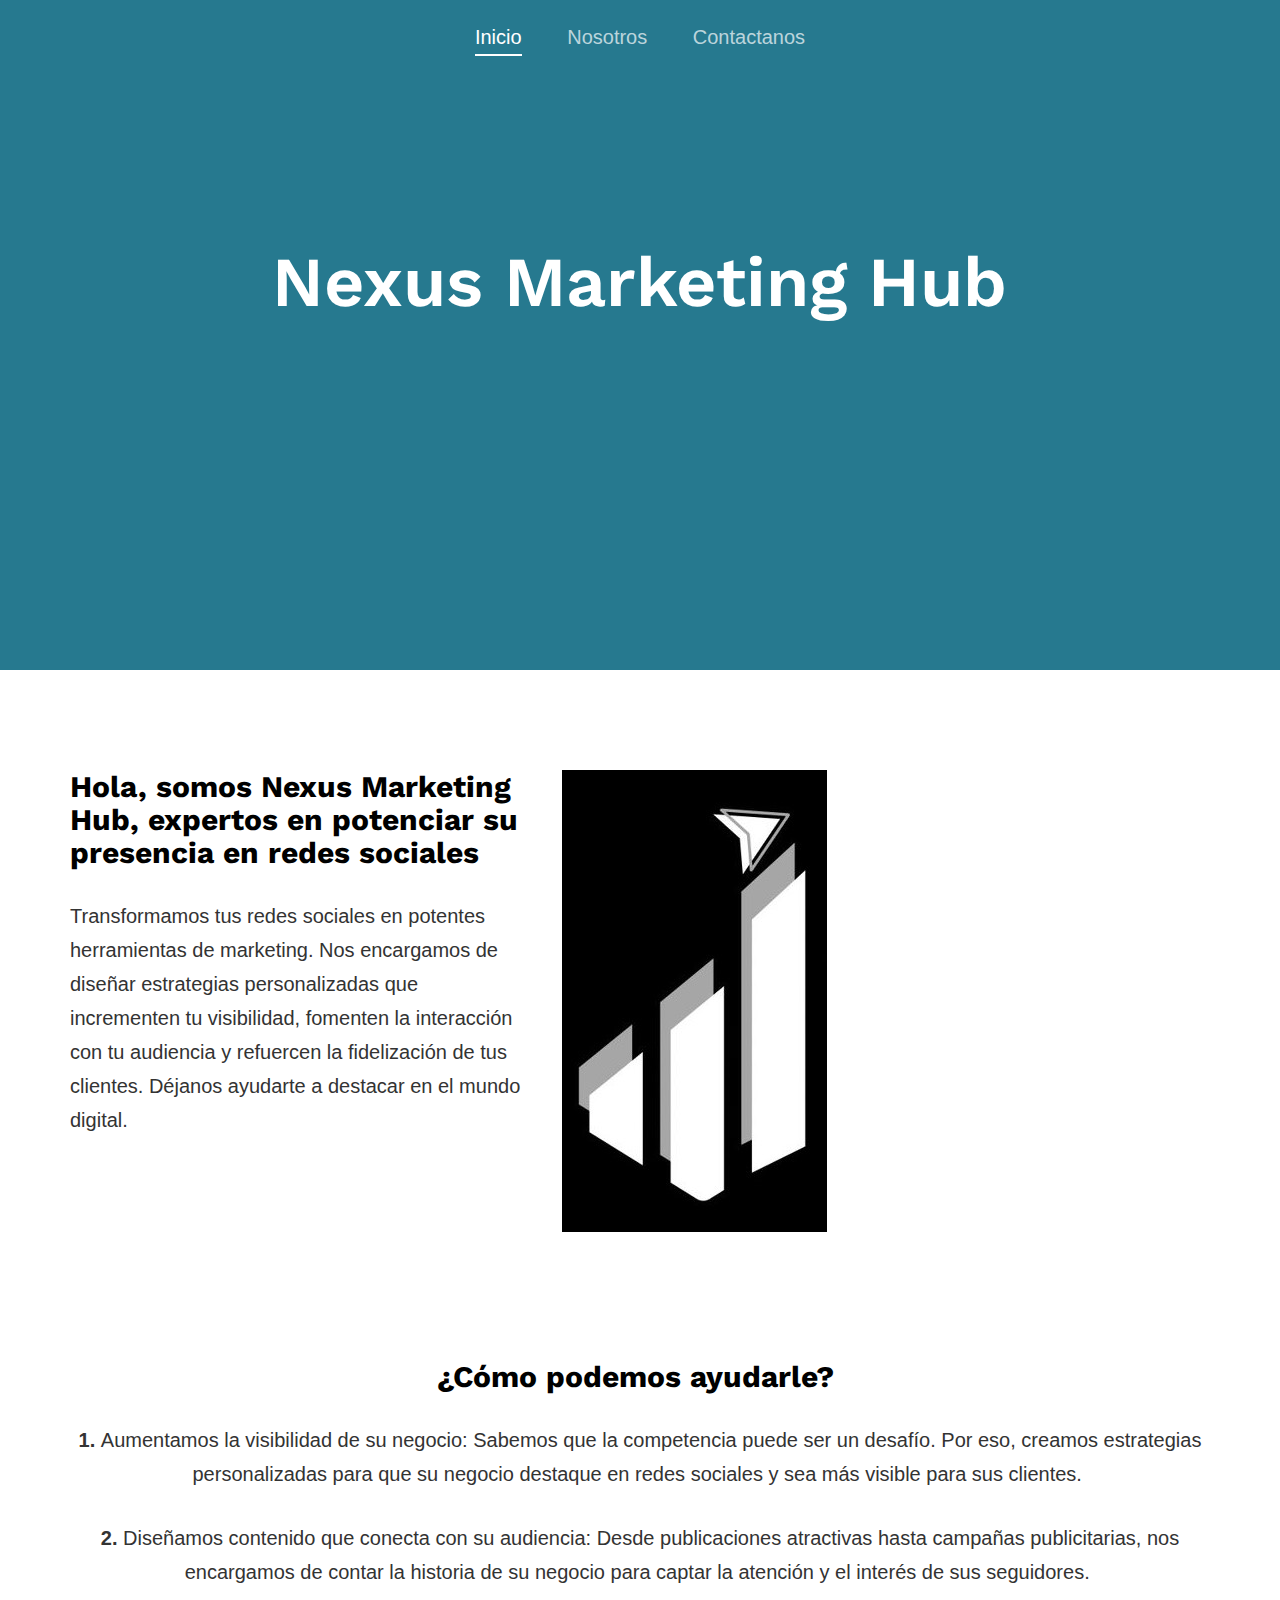
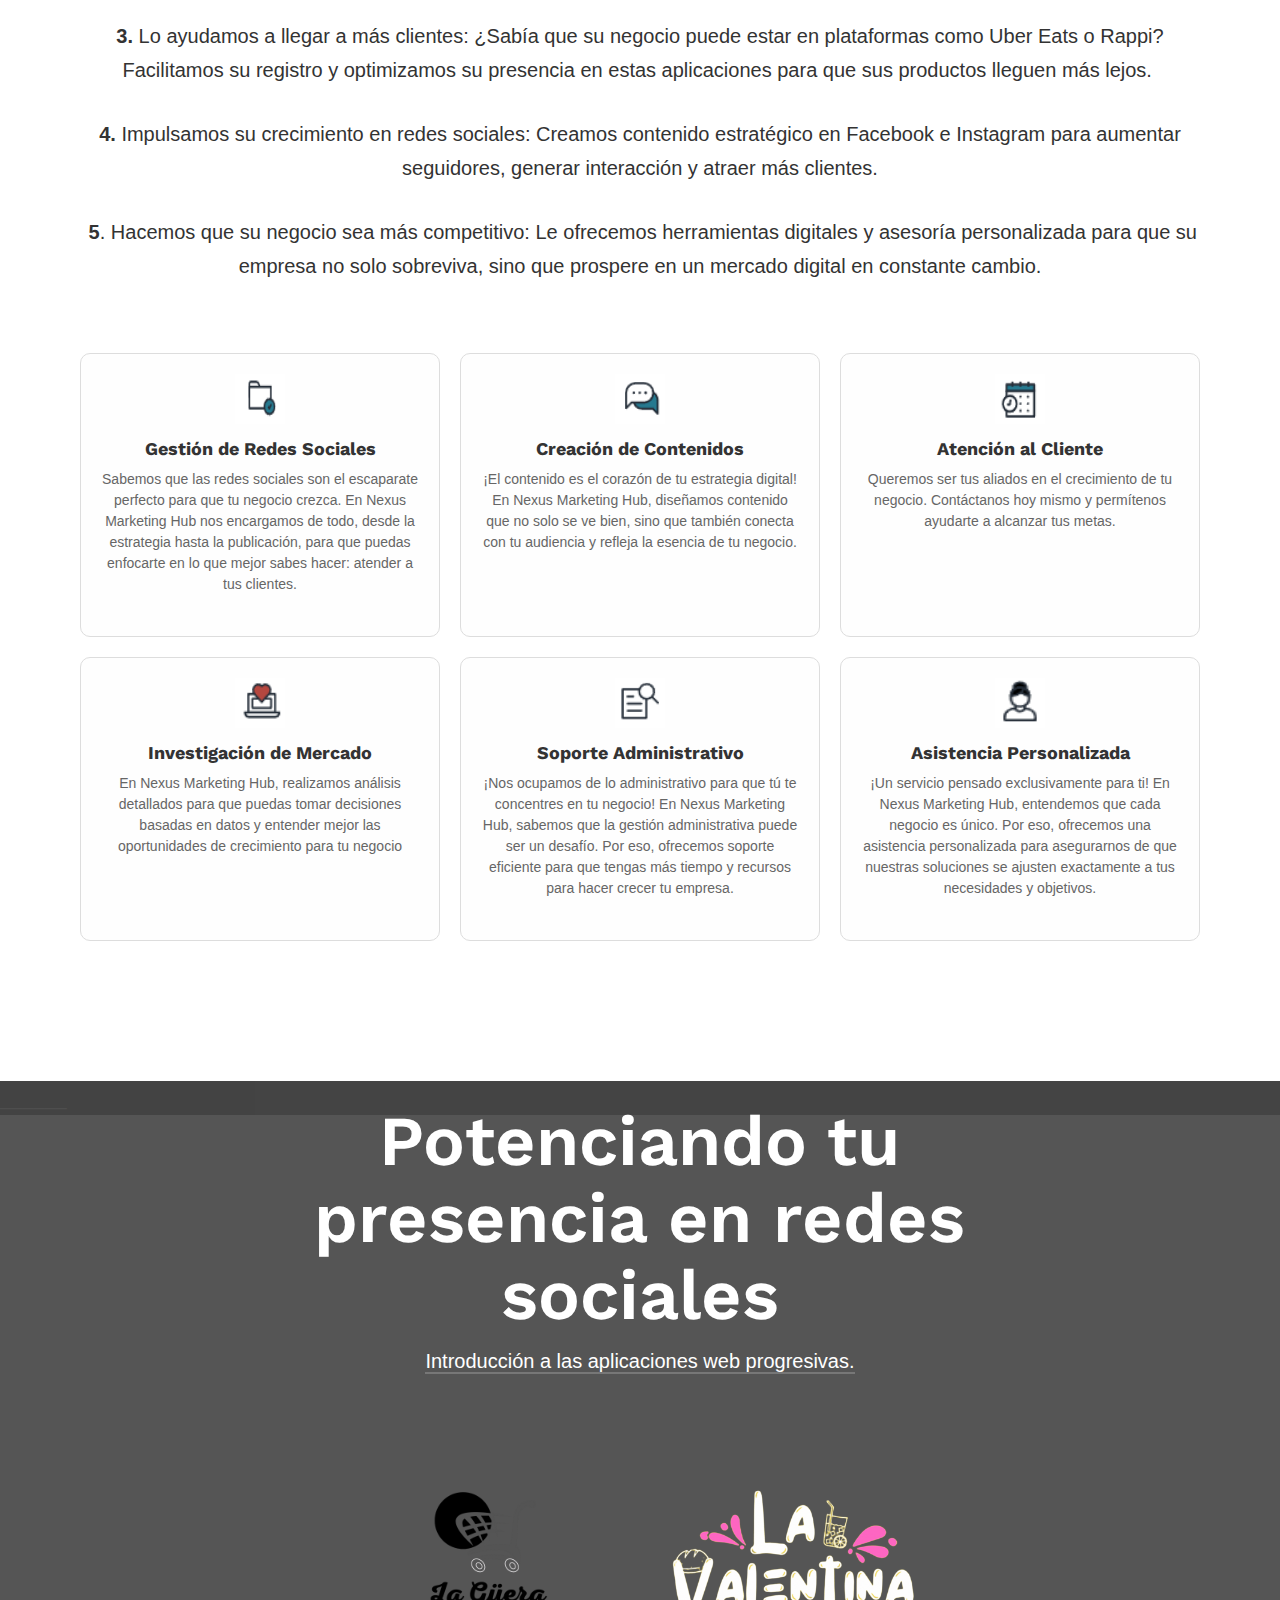
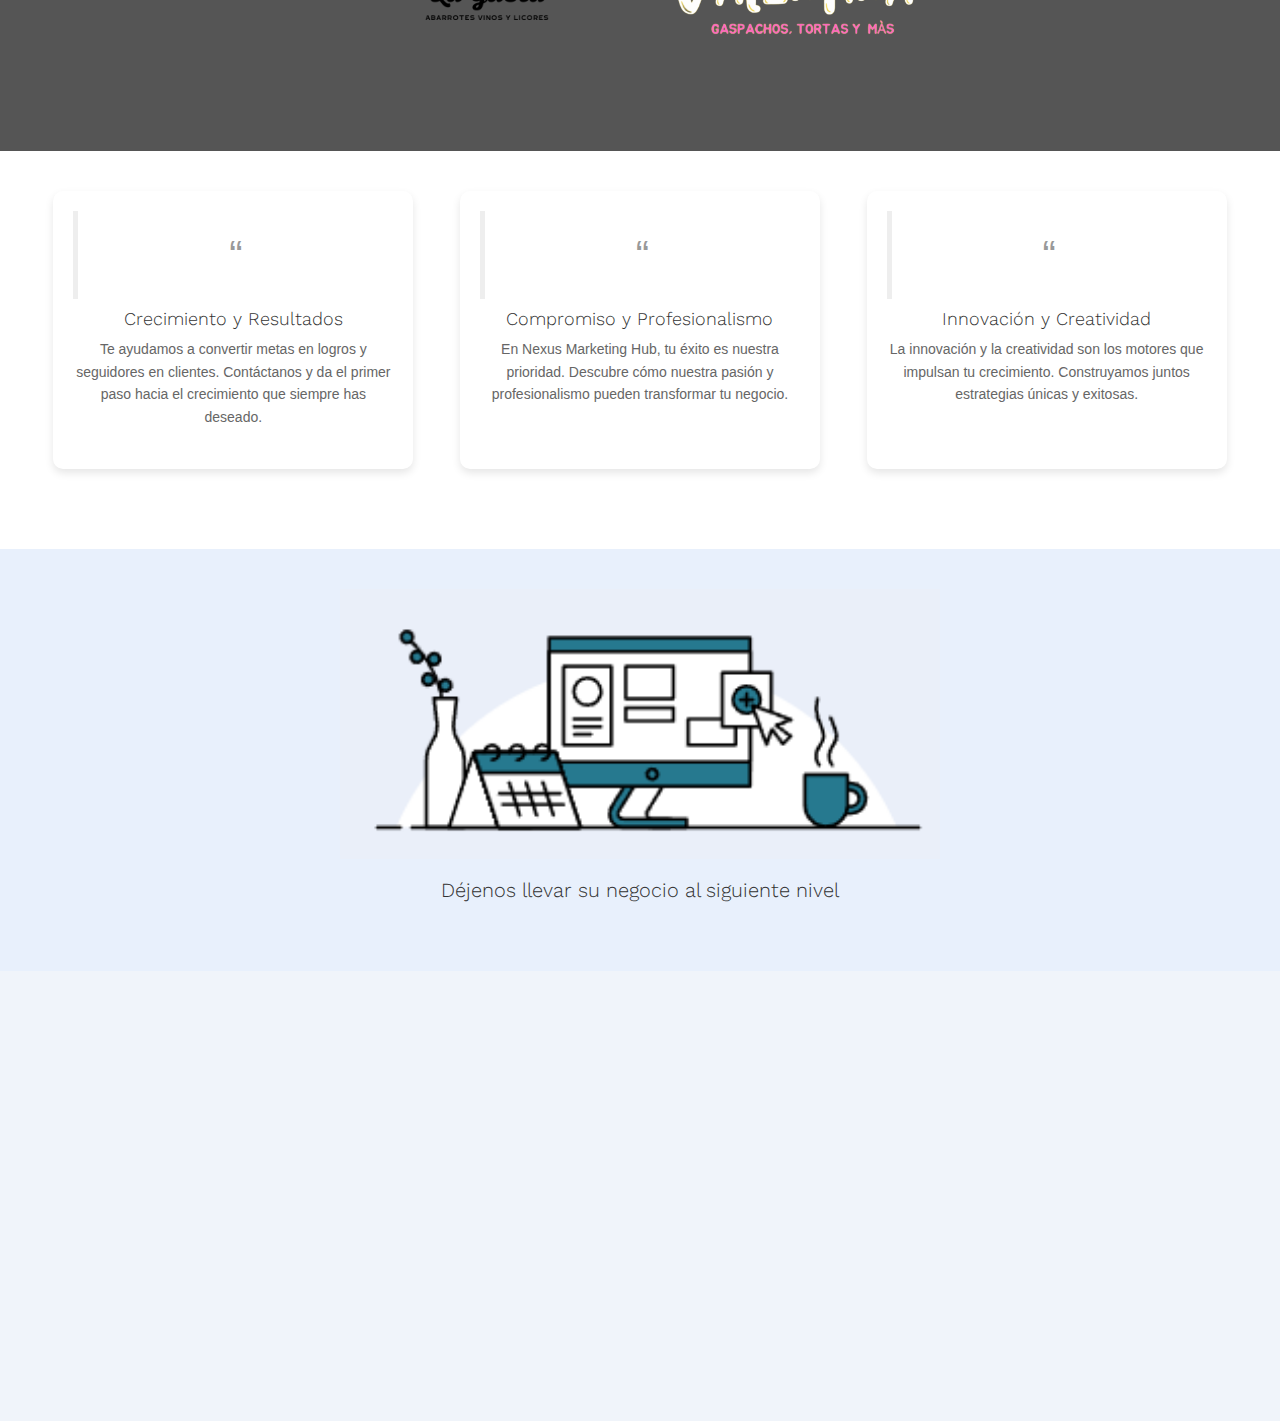
<file: index.html>
<!DOCTYPE html>
	<head>
	<meta charset="utf-8">
	<meta http-equiv="X-UA-Compatible" content="IE=edge">
	<title> Practica Cache</title>
	
  

	
	<link href='https://fonts.googleapis.com/css?family=Work+Sans:400,300,600,400italic,700' rel='stylesheet' type='text/css'>
	
	<!-- Animate.css -->
	<link rel="stylesheet" href="css/animate.css">
	
	<!-- Bootstrap  -->
	<link rel="stylesheet" href="css/bootstrap.css">
	<!-- Icomoon Icon Fonts-->
	<link rel="stylesheet" href="css/icomoon.css">
	<!-- Theme style  -->
	<link rel="stylesheet" href="css/style.css">

	<!-- Modernizr JS -->
	<script src="js/modernizr-2.6.2.min.js"></script>
	<!-- FOR IE9 below -->
	<!--[if lt IE 9]>
	<script src="js/respond.min.js"></script>
	<![endif]-->

	</head>
	<body>
	
	<div id="fh5co-wrap">
		<header id="fh5co-header">
			<div class="container">
				<nav class="fh5co-main-nav">
					<ul>
						<li class="fh5co-active"><a href="index.html"><span>Inicio</span></a></li>
						<li><a href="about.html"><span>Nosotros</span></a></li>
						<li><a href="contact.html"><span>Contactanos</span></a></li>
					</ul>
				</nav>
			</div>
		</header>

		<div class="fh5co-hero" style="background-image: url(images/fondoazul1.PNG);" data-stellar-background-ratio="0.5">
			<div class="overlay"></div>
			<div class="container">
				<div class="row">
					<div class="col-md-8 col-md-offset-2 col-sm-11 col-sm-offset-0 col-xs-11 col-xs-offset-0 text-center fh5co-table">
						<div class="fh5co-intro fh5co-table-cell">
							<h1 class="text-center">Nexus Marketing Hub</a></p>
						</div>
					</div>
				</div>
			</div>
		</div>
		<div class="fh5co-section">
			<div class="container">
				<div class="row">
					<div class="col-md-5">
						<h2><strong>Hola, somos Nexus Marketing Hub, expertos en potenciar su presencia en redes sociales&nbsp;</strong></h2>
						<p> Transformamos tus redes sociales en potentes herramientas de marketing. Nos encargamos de diseñar estrategias personalizadas que incrementen tu visibilidad, fomenten la interacción con tu audiencia y refuercen la fidelización de tus clientes. Déjanos ayudarte a destacar en el mundo digital.</p>
						
				  </div>
					
					
				  <div class="col-md-7 col-lg-4">
						<img src="images/negro fondo.jpg" alt="Free HTML5 by FreeHTML5.co" class="img-responsive">
				  </div>
					
				</div>
		      <p>&nbsp;</p>
		      <p>&nbsp;</p>
			  <h2 class="text-center"><strong>¿Cómo podemos ayudarle?&nbsp;</strong></h2>
		      <p class="text-center"> <strong> 1. </strong>Aumentamos la visibilidad de su negocio: Sabemos que la competencia puede ser un desafío. Por eso, creamos estrategias personalizadas para que su negocio destaque en redes sociales y sea más visible para sus clientes.&nbsp;</p>
		      <p class="text-center"><strong>2.</strong> Diseñamos contenido que conecta con su audiencia: Desde publicaciones atractivas hasta campañas publicitarias, nos encargamos de contar la historia de su negocio para captar la atención y el interés de sus seguidores.&nbsp;</p>
		      <p class="text-center"><strong>3.</strong> Lo ayudamos a llegar a más clientes: ¿Sabía que su negocio puede estar en plataformas como Uber Eats o Rappi? Facilitamos su registro y optimizamos su presencia en estas aplicaciones para que sus productos lleguen más lejos.&nbsp;</p>
		      <p class="text-center"><strong>4.</strong> Impulsamos su crecimiento en redes sociales: Creamos contenido estratégico en Facebook e Instagram para aumentar seguidores, generar interacción y atraer más clientes.</p>
			    <p class="text-center">&nbsp;<strong>5</strong>. Hacemos que su negocio sea más competitivo: Le ofrecemos herramientas digitales y asesoría personalizada para que su empresa no solo sobreviva, sino que prospere en un mercado digital en constante cambio.</p>
          </div>
			<section class="services-container">
        <div class="service-item">
            <img src="images/icono-redes-sociales.png" alt="Gestión de Redes Sociales">
            <h3><strong>Gestión de Redes Sociales</strong></h3>
            <p>Sabemos que las redes sociales son el escaparate perfecto para que tu negocio crezca. En Nexus Marketing Hub nos encargamos de todo, desde la estrategia hasta la publicación, para que puedas enfocarte en lo que mejor sabes hacer: atender a tus clientes.</p>
        </div>
        <div class="service-item">
          <img src="images/icono-contenidos.png" alt="Creación de Contenidos">
            <h3><strong>Creación de Contenidos</strong></h3>
            <p>¡El contenido es el corazón de tu estrategia digital! En Nexus Marketing Hub, diseñamos contenido que no solo se ve bien, sino que también conecta con tu audiencia y refleja la esencia de tu negocio.</p>
        </div>
        <div class="service-item">
            <img src="images/icono-cliente.png" alt="Atención al Cliente">
            <h3><strong>Atención al Cliente</strong></h3>
            <p>Queremos ser tus aliados en el crecimiento de tu negocio. Contáctanos hoy mismo y permítenos ayudarte a alcanzar tus metas.</p>
        </div>
        <div class="service-item">
            <img src="images/icono-mercado.png" alt="Investigación de Mercado">
            <h3><strong>Investigación de Mercado</strong></h3>
            <p>En Nexus Marketing Hub, realizamos análisis detallados para que puedas tomar decisiones basadas en datos y entender mejor las oportunidades de crecimiento para tu negocio</p>
        </div>
        <div class="service-item">
            <img src="images/icono-soporte.png" alt="Soporte Administrativo">
            <h3><strong>Soporte Administrativo</strong></h3>
            <p>¡Nos ocupamos de lo administrativo para que tú te concentres en tu negocio! En Nexus Marketing Hub, sabemos que la gestión administrativa puede ser un desafío. Por eso, ofrecemos soporte eficiente para que tengas más tiempo y recursos para hacer crecer tu empresa.</p>
        </div>
        <div class="service-item">
            <img src="images/icono-asistencia.png" alt="Asistencia Personalizada">
            <h3><strong>Asistencia Personalizada</strong></h3>
            <p>¡Un servicio pensado exclusivamente para ti! En Nexus Marketing Hub, entendemos que cada negocio es único. Por eso, ofrecemos una asistencia personalizada para asegurarnos de que nuestras soluciones se ajusten exactamente a tus necesidades y objetivos.</p>
        </div>
    </section>
		</div>

		<div class="fh5co-parallax" style="background-image: url(images/fondoazul1.PNG);" data-stellar-background-ratio="0.5">
			<div class="overlay">______</div>
			<div class="container">
				<div class="row">
					<div class="col-md-8 col-md-offset-2 col-sm-12 col-sm-offset-0 col-xs-12 col-xs-offset-0 text-center fh5co-table">
						<div class="fh5co-intro fh5co-table-cell">
							<h1 class="text-center">Potenciando tu presencia en redes sociales</h1>
							<p><a href="https://developer.mozilla.org/en-US/docs/Web/Progressive_web_apps/Introduction"> Introducción a las aplicaciones web progresivas.</a></p>
							<section class="cta2">
        					<img src="images/laguera.png" alt="la guera">
							<img src="images/LogoValentina .png" alt="la valentina">
							</section>
					  </div>
					</div>
				</div>
			</div>
		</div>

		<section class="features">
        <div class="feature-card">
            <blockquote>“</blockquote>
            <h3>Crecimiento y Resultados</h3>
            <p>Te ayudamos a convertir metas en logros y seguidores en clientes. Contáctanos y da el primer paso hacia el crecimiento que siempre has deseado.</p>
        </div>
        <div class="feature-card">
            <blockquote>“</blockquote>
            <h3>Compromiso y Profesionalismo</h3>
            <p>En Nexus Marketing Hub, tu éxito es nuestra prioridad. Descubre cómo nuestra pasión y profesionalismo pueden transformar tu negocio.</p>
        </div>
        <div class="feature-card">
            <blockquote>“</blockquote>
            <h3>Innovación y Creatividad</h3>
            <p>La innovación y la creatividad son los motores que impulsan tu crecimiento. Construyamos juntos estrategias únicas y exitosas.</p>
        </div>
    </section>

    <section class="cta">
        <img src="images/icono-negocio.png" alt="Icono de negocio">
        <h2>Déjenos llevar su negocio al siguiente nivel</h2>
    </section>
		


		
	<!-- jQuery -->
	<script src="js/jquery.min.js"></script>
	<!-- jQuery Easing -->
	<script src="js/jquery.easing.1.3.js"></script>
	<!-- Bootstrap -->
	<script src="js/bootstrap.min.js"></script>
	<!-- Waypoints -->
	<script src="js/jquery.waypoints.min.js"></script>
	<!-- Stellar -->
	<script src="js/jquery.stellar.min.js"></script>
	<!-- MAIN JS -->
	<script src="js/main.js"></script>
	<!-- app.js que incia el service worker-->
	<script src="js/app.js"></script>

	<link rel="manifest" href="/manifest.json">


	</body>
</html>
</file>
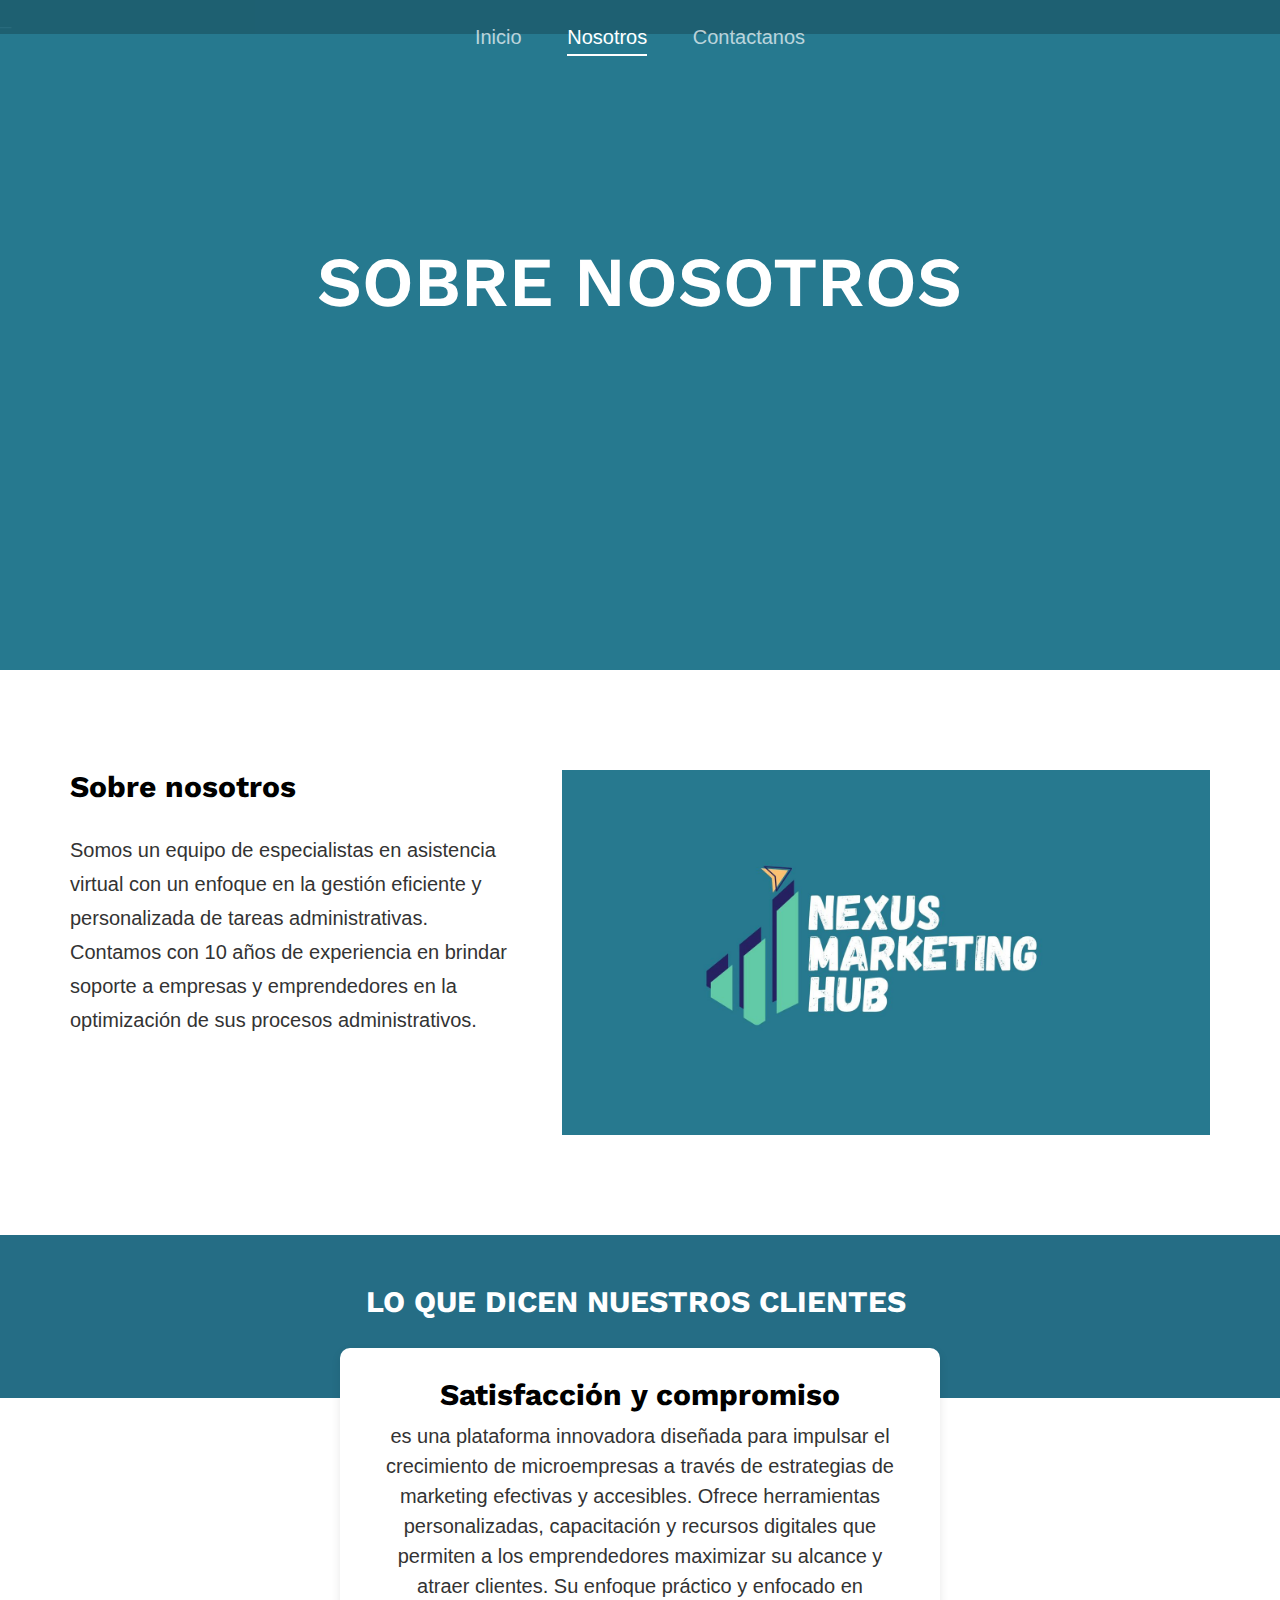
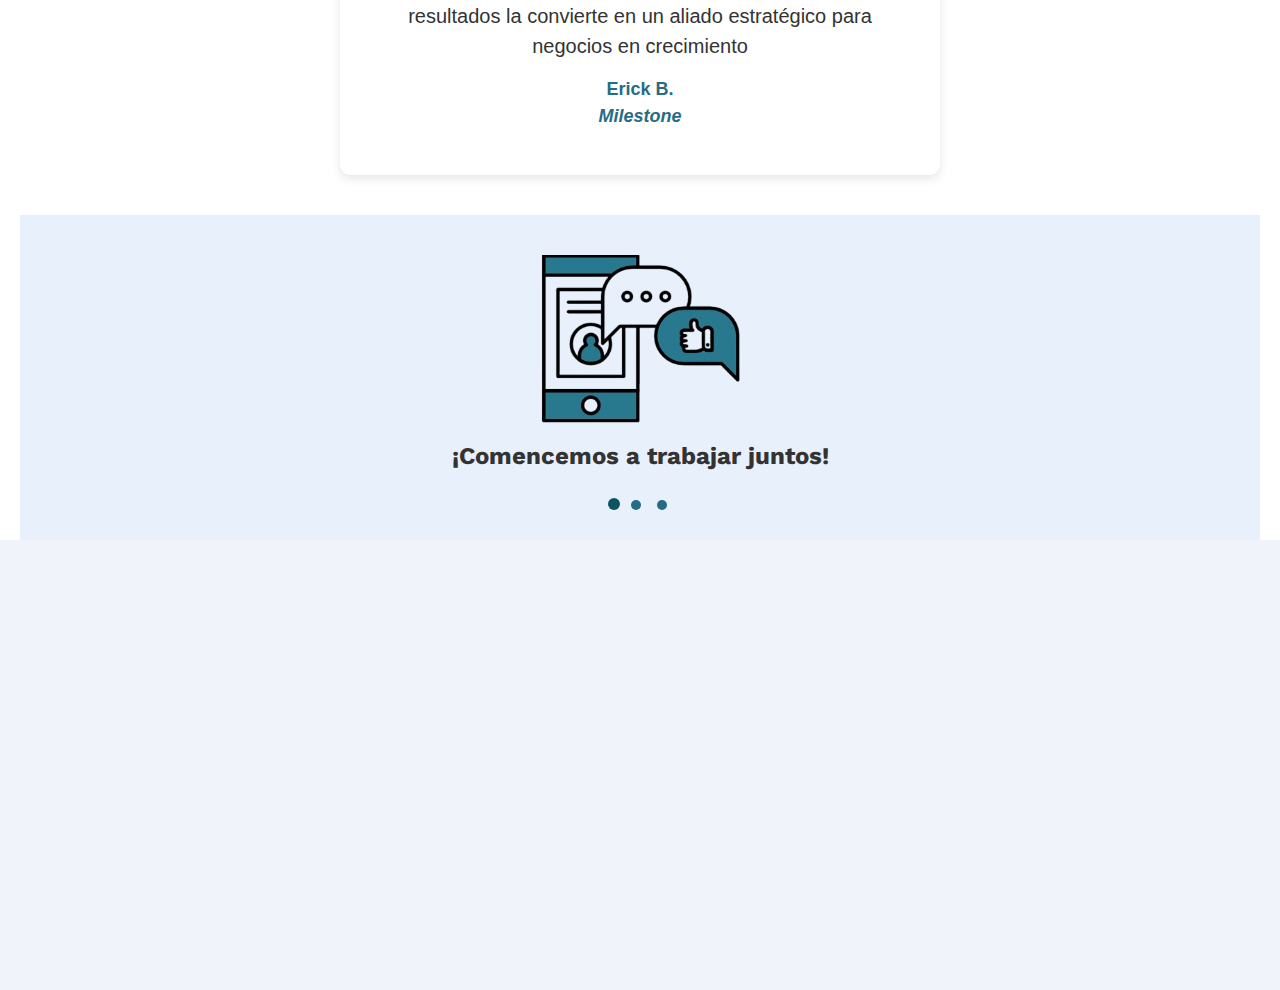
<file: about.html>
<!DOCTYPE html>
<head>
<meta charset="utf-8">
<meta http-equiv="X-UA-Compatible" content="IE=edge">
<title> Practica Cache</title>


<link href='https://fonts.googleapis.com/css?family=Work+Sans:400,300,600,400italic,700' rel='stylesheet' type='text/css'>

<!-- Animate.css -->
<link rel="stylesheet" href="css/animate.css">

<!-- Bootstrap  -->
<link rel="stylesheet" href="css/bootstrap.css">
<!-- Icomoon Icon Fonts-->
<link rel="stylesheet" href="css/icomoon.css">
<!-- Theme style  -->
<link rel="stylesheet" href="css/style.css">

<!-- Modernizr JS -->
<script src="js/modernizr-2.6.2.min.js"></script>
<!-- FOR IE9 below -->
<!--[if lt IE 9]>
<script src="js/respond.min.js"></script>
<![endif]-->

</head>
<body>

<div id="fh5co-wrap">
	<header id="fh5co-header">
		<div class="container">
			<nav class="fh5co-main-nav">
				<ul>
					<li ><a href="index.html"><span>Inicio</span></a></li>
					<li class="fh5co-active"><a href="about.html"><span>Nosotros</span></a></li>
					<li><a href="contact.html"><span>Contactanos</span></a></li>
				</ul>
			</nav>
		</div>
	</header>

	<div class="fh5co-hero" style="background-image: url(images/fondoazul1.PNG);" data-stellar-background-ratio="0.5">
		<div class="overlay">_</div>
		<div class="container">
			<div class="row">
				<div class="col-md-8 col-md-offset-2 col-sm-11 col-sm-offset-0 col-xs-11 col-xs-offset-0 text-center fh5co-table">
					<div class="fh5co-intro fh5co-table-cell">
						<h1 class="text-center">SOBRE NOSOTROS</a></p>
					</div>
				</div>
			</div>
		</div>
	</div>
	<div class="fh5co-section">
		<div class="container">
			<div class="row">
				<div class="col-md-5">
					<h2><strong>Sobre nosotros </strong></h2>
					<p> Somos un equipo de especialistas en asistencia virtual con un enfoque en la gestión eficiente y personalizada de tareas administrativas. Contamos con 10 años de experiencia en brindar soporte a empresas y emprendedores en la optimización de sus procesos administrativos.<nav></nav></p>
				</div>
				<div class="col-md-7">
					<img src="images/logonex.jpg" alt="Free HTML5 by FreeHTML5.co" class="img-responsive">
				</div>
			</div>
		</div>
	</div>
 <section class="section-clientes" style="color: white;">
    <h2><strong>LO QUE DICEN NUESTROS CLIENTES&nbsp;</strong></h2>
</section>

    <!-- Contenedor de Testimonios -->
    <div class="testimonios-container">
        <i class="fas fa-quote-left" style="color: #256D85; font-size: 24px;"></i>
        <h3><strong>Satisfacción y compromiso</strong></h3>
        <p>
          es una plataforma innovadora diseñada para impulsar el crecimiento de microempresas a través de estrategias de marketing efectivas y accesibles. Ofrece herramientas personalizadas, capacitación y recursos digitales que permiten a los emprendedores maximizar su alcance y atraer clientes. Su enfoque práctico y enfocado en resultados la convierte en un aliado estratégico para negocios en crecimiento
      </p>
	
      <p class="autor">Erick B. <br><em>Milestone</em></p>

        
        <div class="carousel-indicators">
            <span class="active"></span>
            <span></span>
            <span></span>
        </div>
    </div>
		
<div class="icon-section">
	<section class="cta">
        <img src="images/cleintesatisfecho.PNG" alt="Icono de chat">
        <h2><strong>¡Comencemos a trabajar juntos!</strong></h2>
	</section>
    </div>

	
<body>
<html>
<!-- jQuery -->
<script src="js/jquery.min.js"></script>
<!-- jQuery Easing -->
<script src="js/jquery.easing.1.3.js"></script>
<!-- Bootstrap -->
<script src="js/bootstrap.min.js"></script>
<!-- Waypoints -->
<script src="js/jquery.waypoints.min.js"></script>
<!-- Stellar -->
<script src="js/jquery.stellar.min.js"></script>
<!-- MAIN JS -->
<script src="js/main.js"></script>
<!-- app.js que incia el service worker-->
<script src="js/app.js"></script>
</body>
</html>
</file>
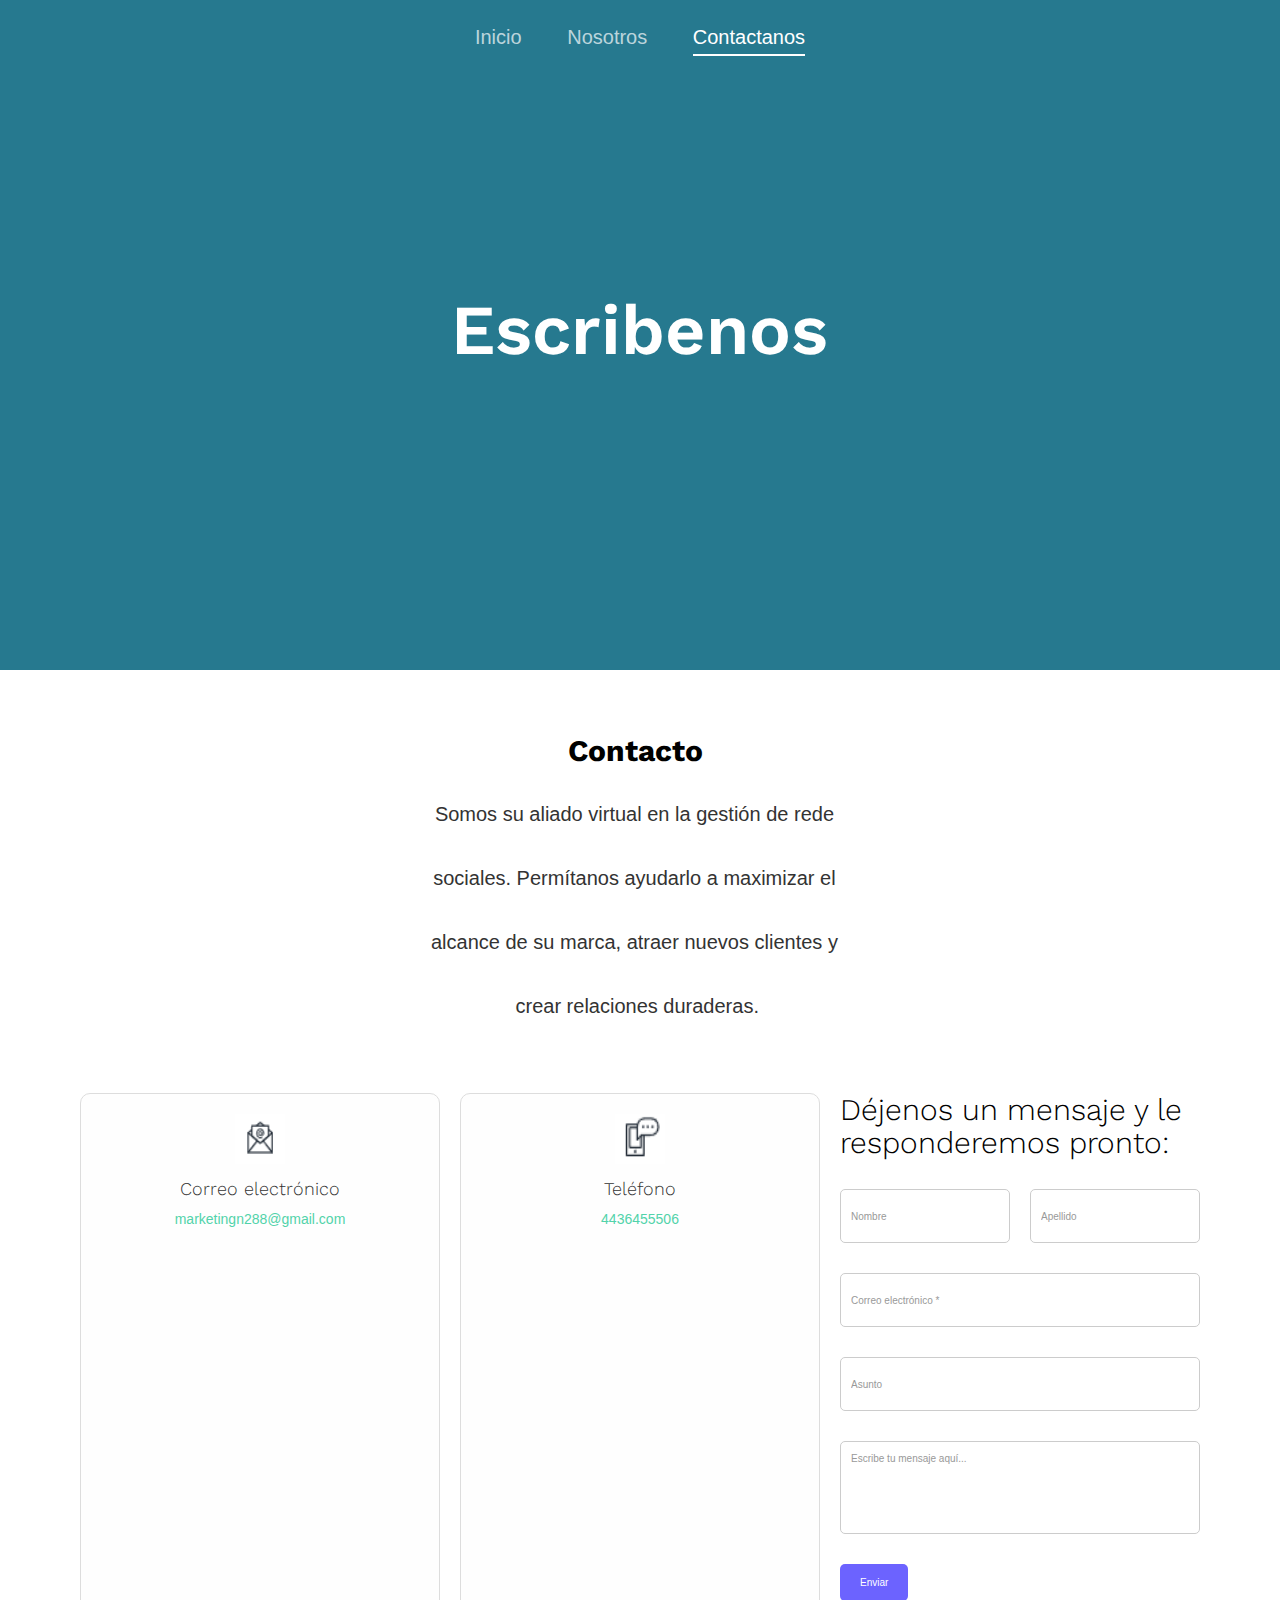
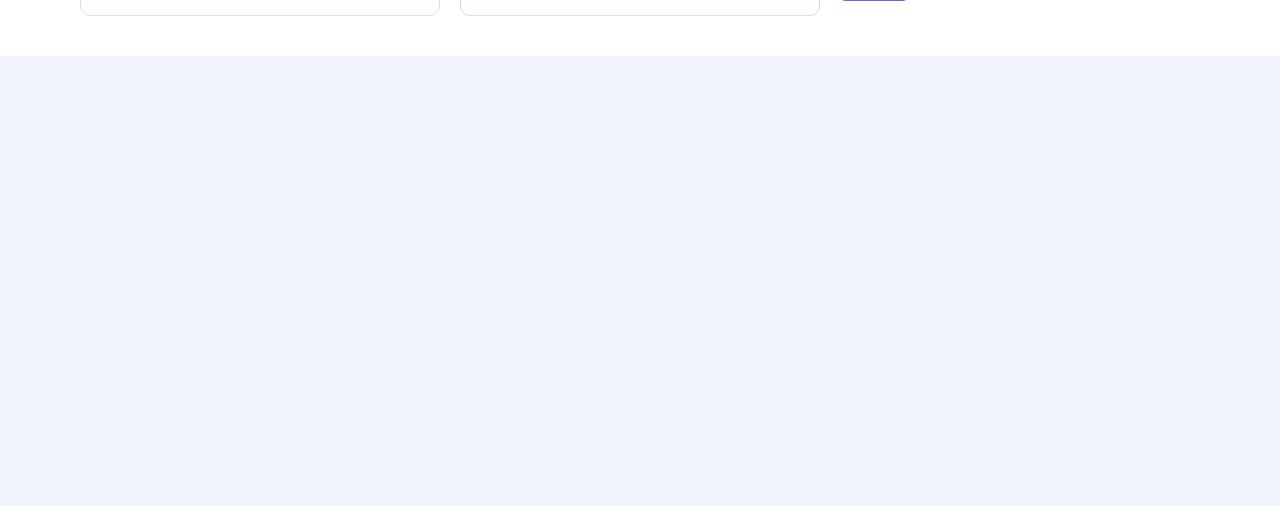
<file: contact.html>
<!DOCTYPE html>
	<head>
	<meta charset="utf-8">
	<meta http-equiv="X-UA-Compatible" content="IE=edge">
	<title> Practica Cache</title>
  
	
	<link href='https://fonts.googleapis.com/css?family=Work+Sans:400,300,600,400italic,700' rel='stylesheet' type='text/css'>
	
	<!-- Animate.css -->
	<link rel="stylesheet" href="css/animate.css">
	
	<!-- Bootstrap  -->
	<link rel="stylesheet" href="css/bootstrap.css">
	<!-- Icomoon Icon Fonts-->
	<link rel="stylesheet" href="css/icomoon.css">
	<!-- Theme style  -->
	<link rel="stylesheet" href="css/style.css">

	<!-- Modernizr JS -->
	<script src="js/modernizr-2.6.2.min.js"></script>
	<!-- FOR IE9 below -->
	<!--[if lt IE 9]>
	<script src="js/respond.min.js"></script>
	<![endif]-->

	</head>
	<body>
	
	<div id="fh5co-wrap">
		<header id="fh5co-header">
			<div class="container">
				<nav class="fh5co-main-nav">
					<ul>
						<li><a href="index.html"><span>Inicio</span></a></li>
						<li><a href="about.html"><span>Nosotros</span></a></li>
						<li class="fh5co-active"><a href="contact.html"><span>Contactanos</span></a></li>
					</ul>
				</nav>
			</div>
		</header>

		<div class="fh5co-hero" style="background-image: url(images/fondoazul1.PNG);" data-stellar-background-ratio="0.5">
			<div class="overlay"></div>
			<div class="container">
				<div class="row">
					<div class="col-md-8 col-md-offset-2 col-sm-12 col-sm-offset-0 col-xs-12 col-xs-offset-0 text-center fh5co-table">
						<div class="fh5co-intro fh5co-table-cell">
							<h1 class="text-center">Escribenos</h1>
							
						</div>
					</div>
				</div>
			</div>
		</div>
		<p>&nbsp;</p>
			  <h2 class="text-center"><strong>Contacto&nbsp;</strong></h2>
		      <p class="text-center">Somos su aliado virtual en la gestión de rede &nbsp;</p>
				  <p class="text-center">sociales. Permítanos ayudarlo a maximizar el &nbsp;</p>
					  <p class="text-center">alcance de su marca, atraer nuevos clientes y &nbsp;</p>
						  <p class="text-center">crear relaciones duraderas.&nbsp;</p>
		

		<section class="services-container">
        <div class="service-item">
            <img src="images/correo.PNG" alt="Gestión de Redes Sociales">
            <h3>Correo electrónico</h3>
			<p><a href="#">marketingn288@gmail.com</a></p>
        </div>
        <div class="service-item">
          <img src="images/telefono.PNG" alt="Creación de Contenidos">
            <h3>Teléfono</h3>
        <p><a href="#">4436455506</a></p>
        </div>

		
		<div class="contact-form-section1">
    <h2>Déjenos un mensaje y le responderemos pronto:</h2>
    <form action="#">
        <div class="form-row">
            <div class="form-group">
                <input type="text" class="form-control" placeholder="Nombre">
            </div>
            <div class="form-group">
                <input type="text" class="form-control" placeholder="Apellido">
            </div>
        </div>
        <div class="form-row">
            <div class="form-group full-width">
                <input type="email" class="form-control" placeholder="Correo electrónico *">
            </div>
        </div>
        <div class="form-row">
            <div class="form-group full-width">
                <input type="text" class="form-control" placeholder="Asunto">
            </div>
        </div>
        <div class="form-row">
            <div class="form-group full-width">
                <textarea class="form-control" rows="5" placeholder="Escribe tu mensaje aquí..."></textarea>
            </div>
        </div>
        <div class="form-row">
            <button type="submit" class="btn-submit">Enviar</button>
        </div>
    </form>

		
    

	 <!-- END fh5co-wrap -->

<html>
<body>
	<!-- jQuery -->
	<script src="js/jquery.min.js"></script>
	<!-- jQuery Easing -->
	<script src="js/jquery.easing.1.3.js"></script>
	<!-- Bootstrap -->
	<script src="js/bootstrap.min.js"></script>
	<!-- Waypoints -->
	<script src="js/jquery.waypoints.min.js"></script>
	<!-- Stellar -->
	<script src="js/jquery.stellar.min.js"></script>
	<!-- MAIN JS -->
	<script src="js/main.js"></script>
	<!-- app.js que incia el service worker-->
	<script src="js/app.js"></script>

	</body>
</html>
</file>
<file: css/icomoon.css>
@font-face {
    font-family: 'icomoon';
    src:    url('../fonts/icomoon/icomoon.eot?195opb');
    src:    url('../fonts/icomoon/icomoon.eot?195opb#iefix') format('embedded-opentype'),
        url('../fonts/icomoon/icomoon.ttf?195opb') format('truetype'),
        url('../fonts/icomoon/icomoon.woff?195opb') format('woff'),
        url('../fonts/icomoon/icomoon.svg?195opb#icomoon') format('svg');
    font-weight: normal;
    font-style: normal;
}

[class^="icon-"], [class*=" icon-"] {
    /* use !important to prevent issues with browser extensions that change fonts */
    font-family: 'icomoon' !important;
    speak: none;
    font-style: normal;
    font-weight: normal;
    font-variant: normal;
    text-transform: none;
    line-height: 1;

    /* Better Font Rendering =========== */
    -webkit-font-smoothing: antialiased;
    -moz-osx-font-smoothing: grayscale;
}

.icon-glass:before {
    content: "\f000";
}
.icon-music:before {
    content: "\f001";
}
.icon-search:before {
    content: "\f002";
}
.icon-envelope-o:before {
    content: "\f003";
}
.icon-heart:before {
    content: "\f004";
}
.icon-star:before {
    content: "\f005";
}
.icon-star-o:before {
    content: "\f006";
}
.icon-user:before {
    content: "\f007";
}
.icon-film:before {
    content: "\f008";
}
.icon-th-large:before {
    content: "\f009";
}
.icon-th:before {
    content: "\f00a";
}
.icon-th-list:before {
    content: "\f00b";
}
.icon-check:before {
    content: "\f00c";
}
.icon-close:before {
    content: "\f00d";
}
.icon-remove:before {
    content: "\f00d";
}
.icon-times:before {
    content: "\f00d";
}
.icon-search-plus:before {
    content: "\f00e";
}
.icon-search-minus:before {
    content: "\f010";
}
.icon-power-off:before {
    content: "\f011";
}
.icon-signal:before {
    content: "\f012";
}
.icon-cog:before {
    content: "\f013";
}
.icon-gear:before {
    content: "\f013";
}
.icon-trash-o:before {
    content: "\f014";
}
.icon-home:before {
    content: "\f015";
}
.icon-file-o:before {
    content: "\f016";
}
.icon-clock-o:before {
    content: "\f017";
}
.icon-road:before {
    content: "\f018";
}
.icon-download:before {
    content: "\f019";
}
.icon-arrow-circle-o-down:before {
    content: "\f01a";
}
.icon-arrow-circle-o-up:before {
    content: "\f01b";
}
.icon-inbox:before {
    content: "\f01c";
}
.icon-play-circle-o:before {
    content: "\f01d";
}
.icon-repeat:before {
    content: "\f01e";
}
.icon-rotate-right:before {
    content: "\f01e";
}
.icon-refresh:before {
    content: "\f021";
}
.icon-list-alt:before {
    content: "\f022";
}
.icon-lock:before {
    content: "\f023";
}
.icon-flag:before {
    content: "\f024";
}
.icon-headphones:before {
    content: "\f025";
}
.icon-volume-off:before {
    content: "\f026";
}
.icon-volume-down:before {
    content: "\f027";
}
.icon-volume-up:before {
    content: "\f028";
}
.icon-qrcode:before {
    content: "\f029";
}
.icon-barcode:before {
    content: "\f02a";
}
.icon-tag:before {
    content: "\f02b";
}
.icon-tags:before {
    content: "\f02c";
}
.icon-book:before {
    content: "\f02d";
}
.icon-bookmark:before {
    content: "\f02e";
}
.icon-print:before {
    content: "\f02f";
}
.icon-camera:before {
    content: "\f030";
}
.icon-font:before {
    content: "\f031";
}
.icon-bold:before {
    content: "\f032";
}
.icon-italic:before {
    content: "\f033";
}
.icon-text-height:before {
    content: "\f034";
}
.icon-text-width:before {
    content: "\f035";
}
.icon-align-left:before {
    content: "\f036";
}
.icon-align-center:before {
    content: "\f037";
}
.icon-align-right:before {
    content: "\f038";
}
.icon-align-justify:before {
    content: "\f039";
}
.icon-list:before {
    content: "\f03a";
}
.icon-dedent:before {
    content: "\f03b";
}
.icon-outdent:before {
    content: "\f03b";
}
.icon-indent:before {
    content: "\f03c";
}
.icon-video-camera:before {
    content: "\f03d";
}
.icon-image:before {
    content: "\f03e";
}
.icon-photo:before {
    content: "\f03e";
}
.icon-picture-o:before {
    content: "\f03e";
}
.icon-pencil:before {
    content: "\f040";
}
.icon-map-marker:before {
    content: "\f041";
}
.icon-adjust:before {
    content: "\f042";
}
.icon-tint:before {
    content: "\f043";
}
.icon-edit:before {
    content: "\f044";
}
.icon-pencil-square-o:before {
    content: "\f044";
}
.icon-share-square-o:before {
    content: "\f045";
}
.icon-check-square-o:before {
    content: "\f046";
}
.icon-arrows:before {
    content: "\f047";
}
.icon-step-backward:before {
    content: "\f048";
}
.icon-fast-backward:before {
    content: "\f049";
}
.icon-backward:before {
    content: "\f04a";
}
.icon-play:before {
    content: "\f04b";
}
.icon-pause:before {
    content: "\f04c";
}
.icon-stop:before {
    content: "\f04d";
}
.icon-forward:before {
    content: "\f04e";
}
.icon-fast-forward:before {
    content: "\f050";
}
.icon-step-forward:before {
    content: "\f051";
}
.icon-eject:before {
    content: "\f052";
}
.icon-chevron-left:before {
    content: "\f053";
}
.icon-chevron-right:before {
    content: "\f054";
}
.icon-plus-circle:before {
    content: "\f055";
}
.icon-minus-circle:before {
    content: "\f056";
}
.icon-times-circle:before {
    content: "\f057";
}
.icon-check-circle:before {
    content: "\f058";
}
.icon-question-circle:before {
    content: "\f059";
}
.icon-info-circle:before {
    content: "\f05a";
}
.icon-crosshairs:before {
    content: "\f05b";
}
.icon-times-circle-o:before {
    content: "\f05c";
}
.icon-check-circle-o:before {
    content: "\f05d";
}
.icon-ban:before {
    content: "\f05e";
}
.icon-arrow-left:before {
    content: "\f060";
}
.icon-arrow-right:before {
    content: "\f061";
}
.icon-arrow-up:before {
    content: "\f062";
}
.icon-arrow-down:before {
    content: "\f063";
}
.icon-mail-forward:before {
    content: "\f064";
}
.icon-share:before {
    content: "\f064";
}
.icon-expand:before {
    content: "\f065";
}
.icon-compress:before {
    content: "\f066";
}
.icon-plus:before {
    content: "\f067";
}
.icon-minus:before {
    content: "\f068";
}
.icon-asterisk:before {
    content: "\f069";
}
.icon-exclamation-circle:before {
    content: "\f06a";
}
.icon-gift:before {
    content: "\f06b";
}
.icon-leaf:before {
    content: "\f06c";
}
.icon-fire:before {
    content: "\f06d";
}
.icon-eye:before {
    content: "\f06e";
}
.icon-eye-slash:before {
    content: "\f070";
}
.icon-exclamation-triangle:before {
    content: "\f071";
}
.icon-warning:before {
    content: "\f071";
}
.icon-plane:before {
    content: "\f072";
}
.icon-calendar:before {
    content: "\f073";
}
.icon-random:before {
    content: "\f074";
}
.icon-comment:before {
    content: "\f075";
}
.icon-magnet:before {
    content: "\f076";
}
.icon-chevron-up:before {
    content: "\f077";
}
.icon-chevron-down:before {
    content: "\f078";
}
.icon-retweet:before {
    content: "\f079";
}
.icon-shopping-cart:before {
    content: "\f07a";
}
.icon-folder:before {
    content: "\f07b";
}
.icon-folder-open:before {
    content: "\f07c";
}
.icon-arrows-v:before {
    content: "\f07d";
}
.icon-arrows-h:before {
    content: "\f07e";
}
.icon-bar-chart:before {
    content: "\f080";
}
.icon-bar-chart-o:before {
    content: "\f080";
}
.icon-twitter-square:before {
    content: "\f081";
}
.icon-facebook-square:before {
    content: "\f082";
}
.icon-camera-retro:before {
    content: "\f083";
}
.icon-key:before {
    content: "\f084";
}
.icon-cogs:before {
    content: "\f085";
}
.icon-gears:before {
    content: "\f085";
}
.icon-comments:before {
    content: "\f086";
}
.icon-thumbs-o-up:before {
    content: "\f087";
}
.icon-thumbs-o-down:before {
    content: "\f088";
}
.icon-star-half:before {
    content: "\f089";
}
.icon-heart-o:before {
    content: "\f08a";
}
.icon-sign-out:before {
    content: "\f08b";
}
.icon-linkedin-square:before {
    content: "\f08c";
}
.icon-thumb-tack:before {
    content: "\f08d";
}
.icon-external-link:before {
    content: "\f08e";
}
.icon-sign-in:before {
    content: "\f090";
}
.icon-trophy:before {
    content: "\f091";
}
.icon-github-square:before {
    content: "\f092";
}
.icon-upload:before {
    content: "\f093";
}
.icon-lemon-o:before {
    content: "\f094";
}
.icon-phone:before {
    content: "\f095";
}
.icon-square-o:before {
    content: "\f096";
}
.icon-bookmark-o:before {
    content: "\f097";
}
.icon-phone-square:before {
    content: "\f098";
}
.icon-twitter:before {
    content: "\f099";
}
.icon-facebook:before {
    content: "\f09a";
}
.icon-facebook-f:before {
    content: "\f09a";
}
.icon-github:before {
    content: "\f09b";
}
.icon-unlock:before {
    content: "\f09c";
}
.icon-credit-card:before {
    content: "\f09d";
}
.icon-feed:before {
    content: "\f09e";
}
.icon-rss:before {
    content: "\f09e";
}
.icon-hdd-o:before {
    content: "\f0a0";
}
.icon-bullhorn:before {
    content: "\f0a1";
}
.icon-bell-o:before {
    content: "\f0a2";
}
.icon-certificate:before {
    content: "\f0a3";
}
.icon-hand-o-right:before {
    content: "\f0a4";
}
.icon-hand-o-left:before {
    content: "\f0a5";
}
.icon-hand-o-up:before {
    content: "\f0a6";
}
.icon-hand-o-down:before {
    content: "\f0a7";
}
.icon-arrow-circle-left:before {
    content: "\f0a8";
}
.icon-arrow-circle-right:before {
    content: "\f0a9";
}
.icon-arrow-circle-up:before {
    content: "\f0aa";
}
.icon-arrow-circle-down:before {
    content: "\f0ab";
}
.icon-globe:before {
    content: "\f0ac";
}
.icon-wrench:before {
    content: "\f0ad";
}
.icon-tasks:before {
    content: "\f0ae";
}
.icon-filter:before {
    content: "\f0b0";
}
.icon-briefcase:before {
    content: "\f0b1";
}
.icon-arrows-alt:before {
    content: "\f0b2";
}
.icon-group:before {
    content: "\f0c0";
}
.icon-users:before {
    content: "\f0c0";
}
.icon-chain:before {
    content: "\f0c1";
}
.icon-link:before {
    content: "\f0c1";
}
.icon-cloud:before {
    content: "\f0c2";
}
.icon-flask:before {
    content: "\f0c3";
}
.icon-cut:before {
    content: "\f0c4";
}
.icon-scissors:before {
    content: "\f0c4";
}
.icon-copy:before {
    content: "\f0c5";
}
.icon-files-o:before {
    content: "\f0c5";
}
.icon-paperclip:before {
    content: "\f0c6";
}
.icon-floppy-o:before {
    content: "\f0c7";
}
.icon-save:before {
    content: "\f0c7";
}
.icon-square:before {
    content: "\f0c8";
}
.icon-bars:before {
    content: "\f0c9";
}
.icon-navicon:before {
    content: "\f0c9";
}
.icon-reorder:before {
    content: "\f0c9";
}
.icon-list-ul:before {
    content: "\f0ca";
}
.icon-list-ol:before {
    content: "\f0cb";
}
.icon-strikethrough:before {
    content: "\f0cc";
}
.icon-underline:before {
    content: "\f0cd";
}
.icon-table:before {
    content: "\f0ce";
}
.icon-magic:before {
    content: "\f0d0";
}
.icon-truck:before {
    content: "\f0d1";
}
.icon-pinterest:before {
    content: "\f0d2";
}
.icon-pinterest-square:before {
    content: "\f0d3";
}
.icon-google-plus-square:before {
    content: "\f0d4";
}
.icon-google-plus:before {
    content: "\f0d5";
}
.icon-money:before {
    content: "\f0d6";
}
.icon-caret-down:before {
    content: "\f0d7";
}
.icon-caret-up:before {
    content: "\f0d8";
}
.icon-caret-left:before {
    content: "\f0d9";
}
.icon-caret-right:before {
    content: "\f0da";
}
.icon-columns:before {
    content: "\f0db";
}
.icon-sort:before {
    content: "\f0dc";
}
.icon-unsorted:before {
    content: "\f0dc";
}
.icon-sort-desc:before {
    content: "\f0dd";
}
.icon-sort-down:before {
    content: "\f0dd";
}
.icon-sort-asc:before {
    content: "\f0de";
}
.icon-sort-up:before {
    content: "\f0de";
}
.icon-envelope:before {
    content: "\f0e0";
}
.icon-linkedin:before {
    content: "\f0e1";
}
.icon-rotate-left:before {
    content: "\f0e2";
}
.icon-undo:before {
    content: "\f0e2";
}
.icon-gavel:before {
    content: "\f0e3";
}
.icon-legal:before {
    content: "\f0e3";
}
.icon-dashboard:before {
    content: "\f0e4";
}
.icon-tachometer:before {
    content: "\f0e4";
}
.icon-comment-o:before {
    content: "\f0e5";
}
.icon-comments-o:before {
    content: "\f0e6";
}
.icon-bolt:before {
    content: "\f0e7";
}
.icon-flash:before {
    content: "\f0e7";
}
.icon-sitemap:before {
    content: "\f0e8";
}
.icon-umbrella:before {
    content: "\f0e9";
}
.icon-clipboard:before {
    content: "\f0ea";
}
.icon-paste:before {
    content: "\f0ea";
}
.icon-lightbulb-o:before {
    content: "\f0eb";
}
.icon-exchange:before {
    content: "\f0ec";
}
.icon-cloud-download:before {
    content: "\f0ed";
}
.icon-cloud-upload:before {
    content: "\f0ee";
}
.icon-user-md:before {
    content: "\f0f0";
}
.icon-stethoscope:before {
    content: "\f0f1";
}
.icon-suitcase:before {
    content: "\f0f2";
}
.icon-bell:before {
    content: "\f0f3";
}
.icon-coffee:before {
    content: "\f0f4";
}
.icon-cutlery:before {
    content: "\f0f5";
}
.icon-file-text-o:before {
    content: "\f0f6";
}
.icon-building-o:before {
    content: "\f0f7";
}
.icon-hospital-o:before {
    content: "\f0f8";
}
.icon-ambulance:before {
    content: "\f0f9";
}
.icon-medkit:before {
    content: "\f0fa";
}
.icon-fighter-jet:before {
    content: "\f0fb";
}
.icon-beer:before {
    content: "\f0fc";
}
.icon-h-square:before {
    content: "\f0fd";
}
.icon-plus-square:before {
    content: "\f0fe";
}
.icon-angle-double-left:before {
    content: "\f100";
}
.icon-angle-double-right:before {
    content: "\f101";
}
.icon-angle-double-up:before {
    content: "\f102";
}
.icon-angle-double-down:before {
    content: "\f103";
}
.icon-angle-left:before {
    content: "\f104";
}
.icon-angle-right:before {
    content: "\f105";
}
.icon-angle-up:before {
    content: "\f106";
}
.icon-angle-down:before {
    content: "\f107";
}
.icon-desktop:before {
    content: "\f108";
}
.icon-laptop:before {
    content: "\f109";
}
.icon-tablet:before {
    content: "\f10a";
}
.icon-mobile:before {
    content: "\f10b";
}
.icon-mobile-phone:before {
    content: "\f10b";
}
.icon-circle-o:before {
    content: "\f10c";
}
.icon-quote-left:before {
    content: "\f10d";
}
.icon-quote-right:before {
    content: "\f10e";
}
.icon-spinner:before {
    content: "\f110";
}
.icon-circle:before {
    content: "\f111";
}
.icon-mail-reply:before {
    content: "\f112";
}
.icon-reply:before {
    content: "\f112";
}
.icon-github-alt:before {
    content: "\f113";
}
.icon-folder-o:before {
    content: "\f114";
}
.icon-folder-open-o:before {
    content: "\f115";
}
.icon-smile-o:before {
    content: "\f118";
}
.icon-frown-o:before {
    content: "\f119";
}
.icon-meh-o:before {
    content: "\f11a";
}
.icon-gamepad:before {
    content: "\f11b";
}
.icon-keyboard-o:before {
    content: "\f11c";
}
.icon-flag-o:before {
    content: "\f11d";
}
.icon-flag-checkered:before {
    content: "\f11e";
}
.icon-terminal:before {
    content: "\f120";
}
.icon-code:before {
    content: "\f121";
}
.icon-mail-reply-all:before {
    content: "\f122";
}
.icon-reply-all:before {
    content: "\f122";
}
.icon-star-half-empty:before {
    content: "\f123";
}
.icon-star-half-full:before {
    content: "\f123";
}
.icon-star-half-o:before {
    content: "\f123";
}
.icon-location-arrow:before {
    content: "\f124";
}
.icon-crop:before {
    content: "\f125";
}
.icon-code-fork:before {
    content: "\f126";
}
.icon-chain-broken:before {
    content: "\f127";
}
.icon-unlink:before {
    content: "\f127";
}
.icon-question:before {
    content: "\f128";
}
.icon-info:before {
    content: "\f129";
}
.icon-exclamation:before {
    content: "\f12a";
}
.icon-superscript:before {
    content: "\f12b";
}
.icon-subscript:before {
    content: "\f12c";
}
.icon-eraser:before {
    content: "\f12d";
}
.icon-puzzle-piece:before {
    content: "\f12e";
}
.icon-microphone:before {
    content: "\f130";
}
.icon-microphone-slash:before {
    content: "\f131";
}
.icon-shield:before {
    content: "\f132";
}
.icon-calendar-o:before {
    content: "\f133";
}
.icon-fire-extinguisher:before {
    content: "\f134";
}
.icon-rocket:before {
    content: "\f135";
}
.icon-maxcdn:before {
    content: "\f136";
}
.icon-chevron-circle-left:before {
    content: "\f137";
}
.icon-chevron-circle-right:before {
    content: "\f138";
}
.icon-chevron-circle-up:before {
    content: "\f139";
}
.icon-chevron-circle-down:before {
    content: "\f13a";
}
.icon-html5:before {
    content: "\f13b";
}
.icon-css3:before {
    content: "\f13c";
}
.icon-anchor:before {
    content: "\f13d";
}
.icon-unlock-alt:before {
    content: "\f13e";
}
.icon-bullseye:before {
    content: "\f140";
}
.icon-ellipsis-h:before {
    content: "\f141";
}
.icon-ellipsis-v:before {
    content: "\f142";
}
.icon-rss-square:before {
    content: "\f143";
}
.icon-play-circle:before {
    content: "\f144";
}
.icon-ticket:before {
    content: "\f145";
}
.icon-minus-square:before {
    content: "\f146";
}
.icon-minus-square-o:before {
    content: "\f147";
}
.icon-level-up:before {
    content: "\f148";
}
.icon-level-down:before {
    content: "\f149";
}
.icon-check-square:before {
    content: "\f14a";
}
.icon-pencil-square:before {
    content: "\f14b";
}
.icon-external-link-square:before {
    content: "\f14c";
}
.icon-share-square:before {
    content: "\f14d";
}
.icon-compass:before {
    content: "\f14e";
}
.icon-caret-square-o-down:before {
    content: "\f150";
}
.icon-toggle-down:before {
    content: "\f150";
}
.icon-caret-square-o-up:before {
    content: "\f151";
}
.icon-toggle-up:before {
    content: "\f151";
}
.icon-caret-square-o-right:before {
    content: "\f152";
}
.icon-toggle-right:before {
    content: "\f152";
}
.icon-eur:before {
    content: "\f153";
}
.icon-euro:before {
    content: "\f153";
}
.icon-gbp:before {
    content: "\f154";
}
.icon-dollar:before {
    content: "\f155";
}
.icon-usd:before {
    content: "\f155";
}
.icon-inr:before {
    content: "\f156";
}
.icon-rupee:before {
    content: "\f156";
}
.icon-cny:before {
    content: "\f157";
}
.icon-jpy:before {
    content: "\f157";
}
.icon-rmb:before {
    content: "\f157";
}
.icon-yen:before {
    content: "\f157";
}
.icon-rouble:before {
    content: "\f158";
}
.icon-rub:before {
    content: "\f158";
}
.icon-ruble:before {
    content: "\f158";
}
.icon-krw:before {
    content: "\f159";
}
.icon-won:before {
    content: "\f159";
}
.icon-bitcoin:before {
    content: "\f15a";
}
.icon-btc:before {
    content: "\f15a";
}
.icon-file:before {
    content: "\f15b";
}
.icon-file-text:before {
    content: "\f15c";
}
.icon-sort-alpha-asc:before {
    content: "\f15d";
}
.icon-sort-alpha-desc:before {
    content: "\f15e";
}
.icon-sort-amount-asc:before {
    content: "\f160";
}
.icon-sort-amount-desc:before {
    content: "\f161";
}
.icon-sort-numeric-asc:before {
    content: "\f162";
}
.icon-sort-numeric-desc:before {
    content: "\f163";
}
.icon-thumbs-up:before {
    content: "\f164";
}
.icon-thumbs-down:before {
    content: "\f165";
}
.icon-youtube-square:before {
    content: "\f166";
}
.icon-youtube:before {
    content: "\f167";
}
.icon-xing:before {
    content: "\f168";
}
.icon-xing-square:before {
    content: "\f169";
}
.icon-youtube-play:before {
    content: "\f16a";
}
.icon-dropbox:before {
    content: "\f16b";
}
.icon-stack-overflow:before {
    content: "\f16c";
}
.icon-instagram:before {
    content: "\f16d";
}
.icon-flickr:before {
    content: "\f16e";
}
.icon-adn:before {
    content: "\f170";
}
.icon-bitbucket:before {
    content: "\f171";
}
.icon-bitbucket-square:before {
    content: "\f172";
}
.icon-tumblr:before {
    content: "\f173";
}
.icon-tumblr-square:before {
    content: "\f174";
}
.icon-long-arrow-down:before {
    content: "\f175";
}
.icon-long-arrow-up:before {
    content: "\f176";
}
.icon-long-arrow-left:before {
    content: "\f177";
}
.icon-long-arrow-right:before {
    content: "\f178";
}
.icon-apple:before {
    content: "\f179";
}
.icon-windows:before {
    content: "\f17a";
}
.icon-android:before {
    content: "\f17b";
}
.icon-linux:before {
    content: "\f17c";
}
.icon-dribbble:before {
    content: "\f17d";
}
.icon-skype:before {
    content: "\f17e";
}
.icon-foursquare:before {
    content: "\f180";
}
.icon-trello:before {
    content: "\f181";
}
.icon-female:before {
    content: "\f182";
}
.icon-male:before {
    content: "\f183";
}
.icon-gittip:before {
    content: "\f184";
}
.icon-gratipay:before {
    content: "\f184";
}
.icon-sun-o:before {
    content: "\f185";
}
.icon-moon-o:before {
    content: "\f186";
}
.icon-archive:before {
    content: "\f187";
}
.icon-bug:before {
    content: "\f188";
}
.icon-vk:before {
    content: "\f189";
}
.icon-weibo:before {
    content: "\f18a";
}
.icon-renren:before {
    content: "\f18b";
}
.icon-pagelines:before {
    content: "\f18c";
}
.icon-stack-exchange:before {
    content: "\f18d";
}
.icon-arrow-circle-o-right:before {
    content: "\f18e";
}
.icon-arrow-circle-o-left:before {
    content: "\f190";
}
.icon-caret-square-o-left:before {
    content: "\f191";
}
.icon-toggle-left:before {
    content: "\f191";
}
.icon-dot-circle-o:before {
    content: "\f192";
}
.icon-wheelchair:before {
    content: "\f193";
}
.icon-vimeo-square:before {
    content: "\f194";
}
.icon-try:before {
    content: "\f195";
}
.icon-turkish-lira:before {
    content: "\f195";
}
.icon-plus-square-o:before {
    content: "\f196";
}
.icon-space-shuttle:before {
    content: "\f197";
}
.icon-slack:before {
    content: "\f198";
}
.icon-envelope-square:before {
    content: "\f199";
}
.icon-wordpress:before {
    content: "\f19a";
}
.icon-openid:before {
    content: "\f19b";
}
.icon-bank:before {
    content: "\f19c";
}
.icon-institution:before {
    content: "\f19c";
}
.icon-university:before {
    content: "\f19c";
}
.icon-graduation-cap:before {
    content: "\f19d";
}
.icon-mortar-board:before {
    content: "\f19d";
}
.icon-yahoo:before {
    content: "\f19e";
}
.icon-google:before {
    content: "\f1a0";
}
.icon-reddit:before {
    content: "\f1a1";
}
.icon-reddit-square:before {
    content: "\f1a2";
}
.icon-stumbleupon-circle:before {
    content: "\f1a3";
}
.icon-stumbleupon:before {
    content: "\f1a4";
}
.icon-delicious:before {
    content: "\f1a5";
}
.icon-digg:before {
    content: "\f1a6";
}
.icon-pied-piper-pp:before {
    content: "\f1a7";
}
.icon-pied-piper-alt:before {
    content: "\f1a8";
}
.icon-drupal:before {
    content: "\f1a9";
}
.icon-joomla:before {
    content: "\f1aa";
}
.icon-language:before {
    content: "\f1ab";
}
.icon-fax:before {
    content: "\f1ac";
}
.icon-building:before {
    content: "\f1ad";
}
.icon-child:before {
    content: "\f1ae";
}
.icon-paw:before {
    content: "\f1b0";
}
.icon-spoon:before {
    content: "\f1b1";
}
.icon-cube:before {
    content: "\f1b2";
}
.icon-cubes:before {
    content: "\f1b3";
}
.icon-behance:before {
    content: "\f1b4";
}
.icon-behance-square:before {
    content: "\f1b5";
}
.icon-steam:before {
    content: "\f1b6";
}
.icon-steam-square:before {
    content: "\f1b7";
}
.icon-recycle:before {
    content: "\f1b8";
}
.icon-automobile:before {
    content: "\f1b9";
}
.icon-car:before {
    content: "\f1b9";
}
.icon-cab:before {
    content: "\f1ba";
}
.icon-taxi:before {
    content: "\f1ba";
}
.icon-tree:before {
    content: "\f1bb";
}
.icon-spotify:before {
    content: "\f1bc";
}
.icon-deviantart:before {
    content: "\f1bd";
}
.icon-soundcloud:before {
    content: "\f1be";
}
.icon-database:before {
    content: "\f1c0";
}
.icon-file-pdf-o:before {
    content: "\f1c1";
}
.icon-file-word-o:before {
    content: "\f1c2";
}
.icon-file-excel-o:before {
    content: "\f1c3";
}
.icon-file-powerpoint-o:before {
    content: "\f1c4";
}
.icon-file-image-o:before {
    content: "\f1c5";
}
.icon-file-photo-o:before {
    content: "\f1c5";
}
.icon-file-picture-o:before {
    content: "\f1c5";
}
.icon-file-archive-o:before {
    content: "\f1c6";
}
.icon-file-zip-o:before {
    content: "\f1c6";
}
.icon-file-audio-o:before {
    content: "\f1c7";
}
.icon-file-sound-o:before {
    content: "\f1c7";
}
.icon-file-movie-o:before {
    content: "\f1c8";
}
.icon-file-video-o:before {
    content: "\f1c8";
}
.icon-file-code-o:before {
    content: "\f1c9";
}
.icon-vine:before {
    content: "\f1ca";
}
.icon-codepen:before {
    content: "\f1cb";
}
.icon-jsfiddle:before {
    content: "\f1cc";
}
.icon-life-bouy:before {
    content: "\f1cd";
}
.icon-life-buoy:before {
    content: "\f1cd";
}
.icon-life-ring:before {
    content: "\f1cd";
}
.icon-life-saver:before {
    content: "\f1cd";
}
.icon-support:before {
    content: "\f1cd";
}
.icon-circle-o-notch:before {
    content: "\f1ce";
}
.icon-ra:before {
    content: "\f1d0";
}
.icon-rebel:before {
    content: "\f1d0";
}
.icon-resistance:before {
    content: "\f1d0";
}
.icon-empire:before {
    content: "\f1d1";
}
.icon-ge:before {
    content: "\f1d1";
}
.icon-git-square:before {
    content: "\f1d2";
}
.icon-git:before {
    content: "\f1d3";
}
.icon-hacker-news:before {
    content: "\f1d4";
}
.icon-y-combinator-square:before {
    content: "\f1d4";
}
.icon-yc-square:before {
    content: "\f1d4";
}
.icon-tencent-weibo:before {
    content: "\f1d5";
}
.icon-qq:before {
    content: "\f1d6";
}
.icon-wechat:before {
    content: "\f1d7";
}
.icon-weixin:before {
    content: "\f1d7";
}
.icon-paper-plane:before {
    content: "\f1d8";
}
.icon-send:before {
    content: "\f1d8";
}
.icon-paper-plane-o:before {
    content: "\f1d9";
}
.icon-send-o:before {
    content: "\f1d9";
}
.icon-history:before {
    content: "\f1da";
}
.icon-circle-thin:before {
    content: "\f1db";
}
.icon-header:before {
    content: "\f1dc";
}
.icon-paragraph:before {
    content: "\f1dd";
}
.icon-sliders:before {
    content: "\f1de";
}
.icon-share-alt:before {
    content: "\f1e0";
}
.icon-share-alt-square:before {
    content: "\f1e1";
}
.icon-bomb:before {
    content: "\f1e2";
}
.icon-futbol-o:before {
    content: "\f1e3";
}
.icon-soccer-ball-o:before {
    content: "\f1e3";
}
.icon-tty:before {
    content: "\f1e4";
}
.icon-binoculars:before {
    content: "\f1e5";
}
.icon-plug:before {
    content: "\f1e6";
}
.icon-slideshare:before {
    content: "\f1e7";
}
.icon-twitch:before {
    content: "\f1e8";
}
.icon-yelp:before {
    content: "\f1e9";
}
.icon-newspaper-o:before {
    content: "\f1ea";
}
.icon-wifi:before {
    content: "\f1eb";
}
.icon-calculator:before {
    content: "\f1ec";
}
.icon-paypal:before {
    content: "\f1ed";
}
.icon-google-wallet:before {
    content: "\f1ee";
}
.icon-cc-visa:before {
    content: "\f1f0";
}
.icon-cc-mastercard:before {
    content: "\f1f1";
}
.icon-cc-discover:before {
    content: "\f1f2";
}
.icon-cc-amex:before {
    content: "\f1f3";
}
.icon-cc-paypal:before {
    content: "\f1f4";
}
.icon-cc-stripe:before {
    content: "\f1f5";
}
.icon-bell-slash:before {
    content: "\f1f6";
}
.icon-bell-slash-o:before {
    content: "\f1f7";
}
.icon-trash:before {
    content: "\f1f8";
}
.icon-copyright:before {
    content: "\f1f9";
}
.icon-at:before {
    content: "\f1fa";
}
.icon-eyedropper:before {
    content: "\f1fb";
}
.icon-paint-brush:before {
    content: "\f1fc";
}
.icon-birthday-cake:before {
    content: "\f1fd";
}
.icon-area-chart:before {
    content: "\f1fe";
}
.icon-pie-chart:before {
    content: "\f200";
}
.icon-line-chart:before {
    content: "\f201";
}
.icon-lastfm:before {
    content: "\f202";
}
.icon-lastfm-square:before {
    content: "\f203";
}
.icon-toggle-off:before {
    content: "\f204";
}
.icon-toggle-on:before {
    content: "\f205";
}
.icon-bicycle:before {
    content: "\f206";
}
.icon-bus:before {
    content: "\f207";
}
.icon-ioxhost:before {
    content: "\f208";
}
.icon-angellist:before {
    content: "\f209";
}
.icon-cc:before {
    content: "\f20a";
}
.icon-ils:before {
    content: "\f20b";
}
.icon-shekel:before {
    content: "\f20b";
}
.icon-sheqel:before {
    content: "\f20b";
}
.icon-meanpath:before {
    content: "\f20c";
}
.icon-buysellads:before {
    content: "\f20d";
}
.icon-connectdevelop:before {
    content: "\f20e";
}
.icon-dashcube:before {
    content: "\f210";
}
.icon-forumbee:before {
    content: "\f211";
}
.icon-leanpub:before {
    content: "\f212";
}
.icon-sellsy:before {
    content: "\f213";
}
.icon-shirtsinbulk:before {
    content: "\f214";
}
.icon-simplybuilt:before {
    content: "\f215";
}
.icon-skyatlas:before {
    content: "\f216";
}
.icon-cart-plus:before {
    content: "\f217";
}
.icon-cart-arrow-down:before {
    content: "\f218";
}
.icon-diamond:before {
    content: "\f219";
}
.icon-ship:before {
    content: "\f21a";
}
.icon-user-secret:before {
    content: "\f21b";
}
.icon-motorcycle:before {
    content: "\f21c";
}
.icon-street-view:before {
    content: "\f21d";
}
.icon-heartbeat:before {
    content: "\f21e";
}
.icon-venus:before {
    content: "\f221";
}
.icon-mars:before {
    content: "\f222";
}
.icon-mercury:before {
    content: "\f223";
}
.icon-intersex:before {
    content: "\f224";
}
.icon-transgender:before {
    content: "\f224";
}
.icon-transgender-alt:before {
    content: "\f225";
}
.icon-venus-double:before {
    content: "\f226";
}
.icon-mars-double:before {
    content: "\f227";
}
.icon-venus-mars:before {
    content: "\f228";
}
.icon-mars-stroke:before {
    content: "\f229";
}
.icon-mars-stroke-v:before {
    content: "\f22a";
}
.icon-mars-stroke-h:before {
    content: "\f22b";
}
.icon-neuter:before {
    content: "\f22c";
}
.icon-genderless:before {
    content: "\f22d";
}
.icon-facebook-official:before {
    content: "\f230";
}
.icon-pinterest-p:before {
    content: "\f231";
}
.icon-whatsapp:before {
    content: "\f232";
}
.icon-server:before {
    content: "\f233";
}
.icon-user-plus:before {
    content: "\f234";
}
.icon-user-times:before {
    content: "\f235";
}
.icon-bed:before {
    content: "\f236";
}
.icon-hotel:before {
    content: "\f236";
}
.icon-viacoin:before {
    content: "\f237";
}
.icon-train:before {
    content: "\f238";
}
.icon-subway:before {
    content: "\f239";
}
.icon-medium:before {
    content: "\f23a";
}
.icon-y-combinator:before {
    content: "\f23b";
}
.icon-yc:before {
    content: "\f23b";
}
.icon-optin-monster:before {
    content: "\f23c";
}
.icon-opencart:before {
    content: "\f23d";
}
.icon-expeditedssl:before {
    content: "\f23e";
}
.icon-battery-4:before {
    content: "\f240";
}
.icon-battery-full:before {
    content: "\f240";
}
.icon-battery-3:before {
    content: "\f241";
}
.icon-battery-three-quarters:before {
    content: "\f241";
}
.icon-battery-2:before {
    content: "\f242";
}
.icon-battery-half:before {
    content: "\f242";
}
.icon-battery-1:before {
    content: "\f243";
}
.icon-battery-quarter:before {
    content: "\f243";
}
.icon-battery-0:before {
    content: "\f244";
}
.icon-battery-empty:before {
    content: "\f244";
}
.icon-mouse-pointer:before {
    content: "\f245";
}
.icon-i-cursor:before {
    content: "\f246";
}
.icon-object-group:before {
    content: "\f247";
}
.icon-object-ungroup:before {
    content: "\f248";
}
.icon-sticky-note:before {
    content: "\f249";
}
.icon-sticky-note-o:before {
    content: "\f24a";
}
.icon-cc-jcb:before {
    content: "\f24b";
}
.icon-cc-diners-club:before {
    content: "\f24c";
}
.icon-clone:before {
    content: "\f24d";
}
.icon-balance-scale:before {
    content: "\f24e";
}
.icon-hourglass-o:before {
    content: "\f250";
}
.icon-hourglass-1:before {
    content: "\f251";
}
.icon-hourglass-start:before {
    content: "\f251";
}
.icon-hourglass-2:before {
    content: "\f252";
}
.icon-hourglass-half:before {
    content: "\f252";
}
.icon-hourglass-3:before {
    content: "\f253";
}
.icon-hourglass-end:before {
    content: "\f253";
}
.icon-hourglass:before {
    content: "\f254";
}
.icon-hand-grab-o:before {
    content: "\f255";
}
.icon-hand-rock-o:before {
    content: "\f255";
}
.icon-hand-paper-o:before {
    content: "\f256";
}
.icon-hand-stop-o:before {
    content: "\f256";
}
.icon-hand-scissors-o:before {
    content: "\f257";
}
.icon-hand-lizard-o:before {
    content: "\f258";
}
.icon-hand-spock-o:before {
    content: "\f259";
}
.icon-hand-pointer-o:before {
    content: "\f25a";
}
.icon-hand-peace-o:before {
    content: "\f25b";
}
.icon-trademark:before {
    content: "\f25c";
}
.icon-registered:before {
    content: "\f25d";
}
.icon-creative-commons:before {
    content: "\f25e";
}
.icon-gg:before {
    content: "\f260";
}
.icon-gg-circle:before {
    content: "\f261";
}
.icon-tripadvisor:before {
    content: "\f262";
}
.icon-odnoklassniki:before {
    content: "\f263";
}
.icon-odnoklassniki-square:before {
    content: "\f264";
}
.icon-get-pocket:before {
    content: "\f265";
}
.icon-wikipedia-w:before {
    content: "\f266";
}
.icon-safari:before {
    content: "\f267";
}
.icon-chrome:before {
    content: "\f268";
}
.icon-firefox:before {
    content: "\f269";
}
.icon-opera:before {
    content: "\f26a";
}
.icon-internet-explorer:before {
    content: "\f26b";
}
.icon-television:before {
    content: "\f26c";
}
.icon-tv:before {
    content: "\f26c";
}
.icon-contao:before {
    content: "\f26d";
}
.icon-500px:before {
    content: "\f26e";
}
.icon-amazon:before {
    content: "\f270";
}
.icon-calendar-plus-o:before {
    content: "\f271";
}
.icon-calendar-minus-o:before {
    content: "\f272";
}
.icon-calendar-times-o:before {
    content: "\f273";
}
.icon-calendar-check-o:before {
    content: "\f274";
}
.icon-industry:before {
    content: "\f275";
}
.icon-map-pin:before {
    content: "\f276";
}
.icon-map-signs:before {
    content: "\f277";
}
.icon-map-o:before {
    content: "\f278";
}
.icon-map:before {
    content: "\f279";
}
.icon-commenting:before {
    content: "\f27a";
}
.icon-commenting-o:before {
    content: "\f27b";
}
.icon-houzz:before {
    content: "\f27c";
}
.icon-vimeo:before {
    content: "\f27d";
}
.icon-black-tie:before {
    content: "\f27e";
}
.icon-fonticons:before {
    content: "\f280";
}
.icon-reddit-alien:before {
    content: "\f281";
}
.icon-edge:before {
    content: "\f282";
}
.icon-credit-card-alt:before {
    content: "\f283";
}
.icon-codiepie:before {
    content: "\f284";
}
.icon-modx:before {
    content: "\f285";
}
.icon-fort-awesome:before {
    content: "\f286";
}
.icon-usb:before {
    content: "\f287";
}
.icon-product-hunt:before {
    content: "\f288";
}
.icon-mixcloud:before {
    content: "\f289";
}
.icon-scribd:before {
    content: "\f28a";
}
.icon-pause-circle:before {
    content: "\f28b";
}
.icon-pause-circle-o:before {
    content: "\f28c";
}
.icon-stop-circle:before {
    content: "\f28d";
}
.icon-stop-circle-o:before {
    content: "\f28e";
}
.icon-shopping-bag:before {
    content: "\f290";
}
.icon-shopping-basket:before {
    content: "\f291";
}
.icon-hashtag:before {
    content: "\f292";
}
.icon-bluetooth:before {
    content: "\f293";
}
.icon-bluetooth-b:before {
    content: "\f294";
}
.icon-percent:before {
    content: "\f295";
}
.icon-gitlab:before {
    content: "\f296";
}
.icon-wpbeginner:before {
    content: "\f297";
}
.icon-wpforms:before {
    content: "\f298";
}
.icon-envira:before {
    content: "\f299";
}
.icon-universal-access:before {
    content: "\f29a";
}
.icon-wheelchair-alt:before {
    content: "\f29b";
}
.icon-question-circle-o:before {
    content: "\f29c";
}
.icon-blind:before {
    content: "\f29d";
}
.icon-audio-description:before {
    content: "\f29e";
}
.icon-volume-control-phone:before {
    content: "\f2a0";
}
.icon-braille:before {
    content: "\f2a1";
}
.icon-assistive-listening-systems:before {
    content: "\f2a2";
}
.icon-american-sign-language-interpreting:before {
    content: "\f2a3";
}
.icon-asl-interpreting:before {
    content: "\f2a3";
}
.icon-deaf:before {
    content: "\f2a4";
}
.icon-deafness:before {
    content: "\f2a4";
}
.icon-hard-of-hearing:before {
    content: "\f2a4";
}
.icon-glide:before {
    content: "\f2a5";
}
.icon-glide-g:before {
    content: "\f2a6";
}
.icon-sign-language:before {
    content: "\f2a7";
}
.icon-signing:before {
    content: "\f2a7";
}
.icon-low-vision:before {
    content: "\f2a8";
}
.icon-viadeo:before {
    content: "\f2a9";
}
.icon-viadeo-square:before {
    content: "\f2aa";
}
.icon-snapchat:before {
    content: "\f2ab";
}
.icon-snapchat-ghost:before {
    content: "\f2ac";
}
.icon-snapchat-square:before {
    content: "\f2ad";
}
.icon-pied-piper:before {
    content: "\f2ae";
}
.icon-first-order:before {
    content: "\f2b0";
}
.icon-yoast:before {
    content: "\f2b1";
}
.icon-themeisle:before {
    content: "\f2b2";
}
.icon-google-plus-circle:before {
    content: "\f2b3";
}
.icon-google-plus-official:before {
    content: "\f2b3";
}
.icon-fa:before {
    content: "\f2b4";
}
.icon-font-awesome:before {
    content: "\f2b4";
}
.icon-mobile2:before {
    content: "\e000";
}
.icon-laptop2:before {
    content: "\e001";
}
.icon-desktop2:before {
    content: "\e002";
}
.icon-tablet2:before {
    content: "\e003";
}
.icon-phone2:before {
    content: "\e004";
}
.icon-document:before {
    content: "\e005";
}
.icon-documents:before {
    content: "\e006";
}
.icon-search2:before {
    content: "\e007";
}
.icon-clipboard2:before {
    content: "\e008";
}
.icon-newspaper:before {
    content: "\e009";
}
.icon-notebook:before {
    content: "\e00a";
}
.icon-book-open:before {
    content: "\e00b";
}
.icon-browser:before {
    content: "\e00c";
}
.icon-calendar2:before {
    content: "\e00d";
}
.icon-presentation:before {
    content: "\e00e";
}
.icon-picture:before {
    content: "\e00f";
}
.icon-pictures:before {
    content: "\e010";
}
.icon-video:before {
    content: "\e011";
}
.icon-camera2:before {
    content: "\e012";
}
.icon-printer:before {
    content: "\e013";
}
.icon-toolbox:before {
    content: "\e014";
}
.icon-briefcase2:before {
    content: "\e015";
}
.icon-wallet:before {
    content: "\e016";
}
.icon-gift2:before {
    content: "\e017";
}
.icon-bargraph:before {
    content: "\e018";
}
.icon-grid:before {
    content: "\e019";
}
.icon-expand2:before {
    content: "\e01a";
}
.icon-focus:before {
    content: "\e01b";
}
.icon-edit2:before {
    content: "\e01c";
}
.icon-adjustments:before {
    content: "\e01d";
}
.icon-ribbon:before {
    content: "\e01e";
}
.icon-hourglass2:before {
    content: "\e01f";
}
.icon-lock2:before {
    content: "\e020";
}
.icon-megaphone:before {
    content: "\e021";
}
.icon-shield2:before {
    content: "\e022";
}
.icon-trophy2:before {
    content: "\e023";
}
.icon-flag2:before {
    content: "\e024";
}
.icon-map2:before {
    content: "\e025";
}
.icon-puzzle:before {
    content: "\e026";
}
.icon-basket:before {
    content: "\e027";
}
.icon-envelope2:before {
    content: "\e028";
}
.icon-streetsign:before {
    content: "\e029";
}
.icon-telescope:before {
    content: "\e02a";
}
.icon-gears2:before {
    content: "\e02b";
}
.icon-key2:before {
    content: "\e02c";
}
.icon-paperclip2:before {
    content: "\e02d";
}
.icon-attachment:before {
    content: "\e02e";
}
.icon-pricetags:before {
    content: "\e02f";
}
.icon-lightbulb:before {
    content: "\e030";
}
.icon-layers:before {
    content: "\e031";
}
.icon-pencil2:before {
    content: "\e032";
}
.icon-tools:before {
    content: "\e033";
}
.icon-tools-2:before {
    content: "\e034";
}
.icon-scissors2:before {
    content: "\e035";
}
.icon-paintbrush:before {
    content: "\e036";
}
.icon-magnifying-glass:before {
    content: "\e037";
}
.icon-circle-compass:before {
    content: "\e038";
}
.icon-linegraph:before {
    content: "\e039";
}
.icon-mic:before {
    content: "\e03a";
}
.icon-strategy:before {
    content: "\e03b";
}
.icon-beaker:before {
    content: "\e03c";
}
.icon-caution:before {
    content: "\e03d";
}
.icon-recycle2:before {
    content: "\e03e";
}
.icon-anchor2:before {
    content: "\e03f";
}
.icon-profile-male:before {
    content: "\e040";
}
.icon-profile-female:before {
    content: "\e041";
}
.icon-bike:before {
    content: "\e042";
}
.icon-wine:before {
    content: "\e043";
}
.icon-hotairballoon:before {
    content: "\e044";
}
.icon-globe2:before {
    content: "\e045";
}
.icon-genius:before {
    content: "\e046";
}
.icon-map-pin2:before {
    content: "\e047";
}
.icon-dial:before {
    content: "\e048";
}
.icon-chat:before {
    content: "\e049";
}
.icon-heart2:before {
    content: "\e04a";
}
.icon-cloud2:before {
    content: "\e04b";
}
.icon-upload2:before {
    content: "\e04c";
}
.icon-download2:before {
    content: "\e04d";
}
.icon-target:before {
    content: "\e04e";
}
.icon-hazardous:before {
    content: "\e04f";
}
.icon-piechart:before {
    content: "\e050";
}
.icon-speedometer:before {
    content: "\e051";
}
.icon-global:before {
    content: "\e052";
}
.icon-compass2:before {
    content: "\e053";
}
.icon-lifesaver:before {
    content: "\e054";
}
.icon-clock:before {
    content: "\e055";
}
.icon-aperture:before {
    content: "\e056";
}
.icon-quote:before {
    content: "\e057";
}
.icon-scope:before {
    content: "\e058";
}
.icon-alarmclock:before {
    content: "\e059";
}
.icon-refresh2:before {
    content: "\e05a";
}
.icon-happy:before {
    content: "\e05b";
}
.icon-sad:before {
    content: "\e05c";
}
.icon-facebook2:before {
    content: "\e05d";
}
.icon-twitter2:before {
    content: "\e05e";
}
.icon-googleplus:before {
    content: "\e05f";
}
.icon-rss2:before {
    content: "\e060";
}
.icon-tumblr2:before {
    content: "\e061";
}
.icon-linkedin2:before {
    content: "\e062";
}
.icon-dribbble2:before {
    content: "\e063";
}
</file>
<file: css/style.css>
@font-face {
  font-family: 'icomoon';
  src: url("../fonts/icomoon/icomoon.eot?srf3rx");
  src: url("../fonts/icomoon/icomoon.eot?srf3rx#iefix") format("embedded-opentype"), url("../fonts/icomoon/icomoon.ttf?srf3rx") format("truetype"), url("../fonts/icomoon/icomoon.woff?srf3rx") format("woff"), url("../fonts/icomoon/icomoon.svg?srf3rx#icomoon") format("svg");
  font-weight: normal;
  font-style: normal;
}
/* =======================================================
*
* 	Template Style 
*	Edit this section
*
* ======================================================= */
body {
  font-family: "Work Sans", Arial, sans-serif;
  font-weight: 300;
  font-size: 20px;
  line-height: 1.7;
  color: #777777;
  color: #7f7f7f;
  background: #fff;
  height: 100%;
  position: relative;
}
@media screen and (max-width: 768px) {
  body {
    font-size: 17px;
    line-height: 1.5;
  }
}

a {
  color: #52d3aa;
  -webkit-transition: 0.5s;
  -o-transition: 0.5s;
  transition: 0.5s;
}
a:hover, a:active, a:focus {
  color: #52d3aa;
  outline: none;
  text-decoration: none;
}

p {
  margin-bottom: 1.5em;
}

h1, h2, h3, h4, h5, h6 {
  color: #000;
  font-family: "Work Sans", Arial, sans-serif;
  font-weight: 300;
  margin: 0 0 30px 0;
}

::-webkit-selection {
  color: #fff;
  background: #52d3aa;
}

::-moz-selection {
  color: #fff;
  background: #52d3aa;
}

::selection {
  color: #fff;
  background: #52d3aa;
}

#fh5co-wrap {
  position: relative;
  background: #fff;
  z-index: 2;
  margin-bottom: 450px;
}
@media screen and (max-width: 992px) {
  #fh5co-wrap {
    margin-bottom: auto;
  }
}

#fh5co-footer {
  padding-top: 4em;
  position: fixed;
  bottom: 0;
  left: 0;
  width: 100%;
  z-index: 1;
  height: 450px;
  background: #333333;
  font-size: 18px;
}
@media screen and (max-width: 992px) {
  #fh5co-footer {
    height: inherit;
    position: relative;
    padding: 5em 0;
  }
}
#fh5co-footer .fh5co-social li {
  display: block;
}
#fh5co-footer p {
  line-height: 1.5;
}
#fh5co-footer h3 {
  color: #fff;
  font-size: 20px;
}
#fh5co-footer a {
  color: rgba(255, 255, 255, 0.7);
}
#fh5co-footer a:hover {
  color: #52d3aa;
}
#fh5co-footer ul {
  padding: 0;
  margin: 0;
}
#fh5co-footer ul li {
  padding: 0;
  margin: 0;
  list-style: none;
}
#fh5co-footer .fh5co-copyright {
  padding-top: 3em;
}
#fh5co-footer .fh5co-copyright small {
  display: block;
}

#fh5co-header {
  position: absolute;
  top: 0;
  width: 100%;
  z-index: 1000;
}
#fh5co-header nav {
  text-align: center;
}
#fh5co-header nav ul {
  padding: 0;
  margin: 0;
}
#fh5co-header nav li {
  padding: 0;
  margin: 0;
  list-style: none;
  display: inline;
}
#fh5co-header nav li a {
  padding: 20px;
  color: rgba(255, 255, 255, 0.7);
  display: -moz-inline-stack;
  display: inline-block;
  zoom: 1;
  *display: inline;
  -webkit-transition: 0.1s;
  -o-transition: 0.1s;
  transition: 0.1s;
}
#fh5co-header nav li a span {
  -webkit-transition: 0.5s;
  -o-transition: 0.5s;
  transition: 0.5s;
  border-bottom: 2px solid transparent;
  display: block;
}
@media screen and (max-width: 768px) {
  #fh5co-header nav li a {
    padding: 10px 2px;
  }
}
#fh5co-header nav li a:hover {
  color: white;
}
#fh5co-header nav li a:hover span {
  border-bottom: 2px solid #fff;
}
#fh5co-header nav li.fh5co-active a {
  color: #fff;
}
#fh5co-header nav li.fh5co-active a span {
  border-bottom: 2px solid #fff;
}

.fh5co-table,
.fh5co-table-cell,
.fh5co-hero,
.fh5co-parallax {
  height: 670px;
}

.fh5co-hero, .fh5co-parallax {
  background-color: #555;
  background-attachment: fixed;
  background-size: cover;
  position: relative;
}
.fh5co-hero .overlay, .fh5co-parallax .overlay {
  position: absolute;
  top: 0;
  left: 0;
  right: 0;
  bottom: 4;
  background: black;
  opacity: .2;
}

@media screen and (max-width: 768px) {
  .fh5co-hero, .fh5co-parallax {
    height: inherit;
    padding: 4em 0;
  }
}
.fh5co-hero .fh5co-intro h1, .fh5co-parallax .fh5co-intro h1 {
  color: #fff;
  font-size: 70px;
  font-weight: 600;
  margin-bottom: 10px;
}
@media screen and (max-width: 768px) {
  .fh5co-hero .fh5co-intro h1, .fh5co-parallax .fh5co-intro h1 {
    font-size: 30px;
  }
}
.fh5co-hero .fh5co-intro p, .fh5co-parallax .fh5co-intro p {
  color: #fff;
}
.fh5co-hero .fh5co-intro p a, .fh5co-parallax .fh5co-intro p a {
  color: #fff;
  border-bottom: 2px solid rgba(255, 255, 255, 0.2);
}
.fh5co-hero .fh5co-intro p a:hover, .fh5co-parallax .fh5co-intro p a:hover {
  color: #fff;
}

.fh5co-table {
  display: table;
}

.fh5co-table-cell {
  display: table-cell;
  vertical-align: middle;
}

.fh5co-section {
  padding: 5em 0;
}
@media screen and (max-width: 768px) {
  .fh5co-section {
    padding: 3em 0;
  }
}

.fh5co-feature {
  text-align: left;
  width: 100%;
  float: left;
  padding: 20px;
}
.fh5co-feature .fh5co-icon {
  float: left;
  width: 10%;
  display: block;
  margin-top: 5px;
}
.fh5co-feature .fh5co-icon i {
  color: #52d3aa;
  font-size: 70px;
}
@media screen and (max-width: 1200px) {
  .fh5co-feature .fh5co-icon i {
    font-size: 40px;
  }
}
.fh5co-feature.fh5co-feature-sm .fh5co-icon i {
  color: #52d3aa;
  font-size: 28px;
}
@media screen and (max-width: 1200px) {
  .fh5co-feature.fh5co-feature-sm .fh5co-icon i {
    font-size: 28px;
  }
}
.fh5co-feature .fh5co-text {
  float: right;
  width: 80%;
}
@media screen and (max-width: 768px) {
  .fh5co-feature .fh5co-text {
    width: 82%;
  }
}
@media screen and (max-width: 480px) {
  .fh5co-feature .fh5co-text {
    width: 72%;
  }
}
.fh5co-feature .fh5co-text h2, .fh5co-feature .fh5co-text h3 {
  margin: 0;
  padding: 0;
}
.fh5co-feature .fh5co-text h3 {
  margin-bottom: 20px;
  color: rgba(0, 0, 0, 0.8);
}

.fh5co-social {
  padding: 0;
  margin: 0;
}
.fh5co-social li {
  padding: 0;
  margin: 0;
  list-style: none;
  display: -moz-inline-stack;
  display: inline-block;
  zoom: 1;
  *display: inline;
}
.fh5co-social li a span {
  display: -moz-inline-stack;
  display: inline-block;
  zoom: 1;
  *display: inline;
  padding-left: 10px;
}

.btn {
  margin-right: 4px;
  margin-bottom: 4px;
  font-family: "Work Sans", Arial, sans-serif;
  font-size: 18px;
  font-weight: 400;
  -webkit-border-radius: 0px;
  -moz-border-radius: 0px;
  -ms-border-radius: 0px;
  border-radius: 0px;
  -webkit-transition: 0.5s;
  -o-transition: 0.5s;
  transition: 0.5s;
  padding: 8px 20px !important;
}
.btn.btn-sm {
  padding: 4px 15px !important;
}
.btn.btn-md {
  padding: 8px 20px !important;
}
.btn.btn-lg {
  padding: 18px 36px !important;
}
.btn:hover, .btn:active, .btn:focus {
  box-shadow: none !important;
  outline: none !important;
}

.btn-primary {
  background: #52d3aa;
  color: #fff;
  border: 2px solid #52d3aa;
}
.btn-primary:hover, .btn-primary:focus, .btn-primary:active {
  background: #66d8b4 !important;
  border-color: #66d8b4 !important;
}
.btn-primary.btn-outline {
  background: transparent;
  color: #52d3aa;
  border: 2px solid #52d3aa;
}
.btn-primary.btn-outline:hover, .btn-primary.btn-outline:focus, .btn-primary.btn-outline:active {
  background: #52d3aa;
  color: #fff;
}

.btn-success {
  background: #5cb85c;
  color: #fff;
  border: 2px solid #5cb85c;
}
.btn-success:hover, .btn-success:focus, .btn-success:active {
  background: #4cae4c !important;
  border-color: #4cae4c !important;
}
.btn-success.btn-outline {
  background: transparent;
  color: #5cb85c;
  border: 2px solid #5cb85c;
}
.btn-success.btn-outline:hover, .btn-success.btn-outline:focus, .btn-success.btn-outline:active {
  background: #5cb85c;
  color: #fff;
}

.btn-info {
  background: #5bc0de;
  color: #fff;
  border: 2px solid #5bc0de;
}
.btn-info:hover, .btn-info:focus, .btn-info:active {
  background: #46b8da !important;
  border-color: #46b8da !important;
}
.btn-info.btn-outline {
  background: transparent;
  color: #5bc0de;
  border: 2px solid #5bc0de;
}
.btn-info.btn-outline:hover, .btn-info.btn-outline:focus, .btn-info.btn-outline:active {
  background: #5bc0de;
  color: #fff;
}

.btn-warning {
  background: #f0ad4e;
  color: #fff;
  border: 2px solid #f0ad4e;
}
.btn-warning:hover, .btn-warning:focus, .btn-warning:active {
  background: #eea236 !important;
  border-color: #eea236 !important;
}
.btn-warning.btn-outline {
  background: transparent;
  color: #f0ad4e;
  border: 2px solid #f0ad4e;
}
.btn-warning.btn-outline:hover, .btn-warning.btn-outline:focus, .btn-warning.btn-outline:active {
  background: #f0ad4e;
  color: #fff;
}

.btn-danger {
  background: #d9534f;
  color: #fff;
  border: 2px solid #d9534f;
}
.btn-danger:hover, .btn-danger:focus, .btn-danger:active {
  background: #d43f3a !important;
  border-color: #d43f3a !important;
}
.btn-danger.btn-outline {
  background: transparent;
  color: #d9534f;
  border: 2px solid #d9534f;
}
.btn-danger.btn-outline:hover, .btn-danger.btn-outline:focus, .btn-danger.btn-outline:active {
  background: #d9534f;
  color: #fff;
}

.btn-outline {
  background: none;
  border: 2px solid gray;
  font-size: 16px;
  -webkit-transition: 0.3s;
  -o-transition: 0.3s;
  transition: 0.3s;
}
.btn-outline:hover, .btn-outline:focus, .btn-outline:active {
  box-shadow: none;
}

.form-control {
  -webkit-appearance: none;
  -moz-appearance: none;
  appearance: none;
  box-shadow: none;
  background: transparent;
  border: 2px solid rgba(0, 0, 0, 0.1);
  height: 54px;
  font-size: 18px;
  font-weight: 300;
  -webkit-border-radius: 0px;
  -moz-border-radius: 0px;
  -ms-border-radius: 0px;
  border-radius: 0px;
}
.form-control:active, .form-control:focus {
  outline: none;
  box-shadow: none;
  border-color: #52d3aa;
}

.fh5co-check {
  padding: 0 0 0 0;
  margin: 0 0 1.5em 0;
}
.fh5co-check li {
  padding: 0 0 0 40px;
  margin: 0;
  list-style: none;
  position: relative;
}
.fh5co-check li:before {
  font-family: 'icomoon';
  speak: none;
  font-style: normal;
  font-weight: normal;
  font-variant: normal;
  text-transform: none;
  line-height: 1;
  /* Better Font Rendering =========== */
  -webkit-font-smoothing: antialiased;
  -moz-osx-font-smoothing: grayscale;
  position: absolute;
  left: 0;
  top: .3em;
  content: "\f00c";
  color: #52d3aa;
}

.fh5co-staff img {
  margin-bottom: 1em;
}
.fh5co-staff h3 {
  margin: 0;
}
.fh5co-staff h4 {
  margin: 0 0 20px 0;
  font-weight: 300;
  color: rgba(0, 0, 0, 0.4);
}

#map {
  width: 100%;
  height: 700px;
}
@media screen and (max-width: 768px) {
  #map {
    height: 200px;
  }
}

@media screen and (max-width: 480px) {
  .col-xxs-12 {
    float: none;
    width: 100%;
  }
}

.row-bottom-padded-lg {
  padding-bottom: 7em;
}
@media screen and (max-width: 768px) {
  .row-bottom-padded-lg {
    padding-bottom: 2em;
  }
}

.row-bottom-padded-md {
  padding-bottom: 4em;
}
@media screen and (max-width: 768px) {
  .row-bottom-padded-md {
    padding-bottom: 2em;
  }
}

.row-bottom-padded-sm {
  padding-bottom: 2em;
}
@media screen and (max-width: 768px) {
  .row-bottom-padded-sm {
    padding-bottom: 2em;
  }
}
body {
    font-family: Arial, sans-serif;
    margin: 0;
    padding: 0;
    background-color: #f9f9f9;
}

.services-container {
    display: grid;
    grid-template-columns: repeat(3, 1fr);
    gap: 20px;
    padding: 40px;
    max-width: 1200px;
    margin: 0 auto;
    background-color: #fff;
}

.service-item {
    text-align: center;
    padding: 20px;
    border: 1px solid #ddd;
    border-radius: 10px;
    background-color: #fefefe;
    transition: transform 0.3s ease, box-shadow 0.3s ease;
}

.service-item:hover {
    transform: translateY(-10px);
    box-shadow: 0 5px 15px rgba(0, 0, 0, 0.1);
}

.service-item img {
    width: 50px;
    height: 50px;
    margin-bottom: 15px;
}

.service-item h3 {
    font-size: 18px;
    color: #333;
    margin-bottom: 10px;
}

.service-item p {
    font-size: 14px;
    color: #666;
    line-height: 1.5;
}
body {
    font-family: Arial, sans-serif;
    margin: 0;
    padding: 0;
    background-color: #f0f4fa;
    color: #333;
}

/* Features section */
.features {
    display: flex;
    justify-content: space-around;
    padding: 40px;
    gap: 20px;
}

.feature-card {
    background-color: #fff;
    border-radius: 10px;
    box-shadow: 0 4px 8px rgba(0, 0, 0, 0.1);
    text-align: center;
    padding: 20px;
    width: 30%;
    transition: transform 0.3s ease, box-shadow 0.3s ease;
}

.feature-card:hover {
    transform: translateY(-10px);
    box-shadow: 0 8px 16px rgba(0, 0, 0, 0.2);
}

.feature-card blockquote {
    font-size: 40px;
    color: #999;
    margin: 0 0 10px;
}

.feature-card h3 {
    font-size: 18px;
    margin-bottom: 10px;
    color: #333;
}

.feature-card p {
    font-size: 14px;
    line-height: 1.6;
    color: #666;
}

/* Call-to-action section */
.cta {
    text-align: center;
    padding: 40px;
    background-color: #e8f0fc;
    margin-top: 40px;
}

.cta img {
    width: 600px;
    margin-bottom: 20px;
}

.cta h2 {
    font-size: 20px;
    color: #333;
}
.cta2 img {
    width: 300px;
    margin-bottom: 20px;
}
.contact-form-section {
    width: 50%;
    margin: 0 auto;
    font-family: Arial, sans-serif;
}

.contact-form-section h2 {
    font-size: 1.5rem;
    font-weight: bold;
    margin-bottom: 20px;
    color: #333;
}

.form-row {
    display: flex;
    gap: 20px;
    margin-bottom: 15px;
}

.form-group {
    flex: 1;
}

.full-width {
    flex: 100%;
}

.form-control {
    width: 100%;
    padding: 10px;
    border: 1px solid #ccc;
    border-radius: 5px;
    font-size: 1rem;
}

textarea.form-control {
    resize: none;
}

.btn-submit {
    background-color: #6c63ff;
    color: #fff;
    border: none;
    padding: 10px 20px;
    border-radius: 5px;
    font-size: 1rem;
    cursor: pointer;
}

.btn-submit:hover {
    background-color: #574ed8;
}

.feature-card {
    
    padding: 20px; 
	background-color: #fff;
    border-radius: 10px;
    box-shadow: 0 4px 8px rgba(0, 0, 0, 0.1);
    text-align: center;
    width: 30%;
    transition: transform 0.3s ease, box-shadow 0.3s ease;
}

.feature-card img {
    display: block; 
    margin: 0 auto; 
    max-width: 100%; 
    height: auto; 
}

.section-clientes {
            background-color: #256D85;
            color: white;
            padding: 50px 20px;
            text-align: center;
        }

        .testimonios-container {
            background-color: #ffffff;
            color: #333;
            padding: 30px;
            margin: -50px auto 20px;
            max-width: 600px;
            border-radius: 10px;
            box-shadow: 0px 4px 10px rgba(0, 0, 0, 0.1);
            text-align: center;
        }

        .testimonios-container h3 {
            font-size: 1.5em;
            margin-bottom: 10px;
        }

        .testimonios-container p {
            font-size: 1em;
            line-height: 1.5;
            margin-bottom: 15px;
        }

        .testimonios-container .autor {
            font-weight: bold;
            font-size: 0.9em;
            color: #256D85;
        }

        /* Carrusel de puntos */
        .carousel-indicators {
            margin-top: 20px;
        }

        .carousel-indicators span {
            display: inline-block;
            width: 10px;
            height: 10px;
            margin: 0 5px;
            background-color: #256D85;
            border-radius: 50%;
            cursor: pointer;
        }

        .carousel-indicators span.active {
            background-color: #0B5563;
        }

        /* Icono y texto inferior */
        .icon-section {
            text-align: center;
            margin: 40px 20px;
        }

        .icon-section img {
            width: 200px;
            margin-bottom: 20px;
        }

        .icon-section h2 {
            font-size: 1.2em;
            color: #333;
        }
.section-clientes h2 {
    color: white;
}

/*# sourceMappingURL=style.css.map */
</file>
